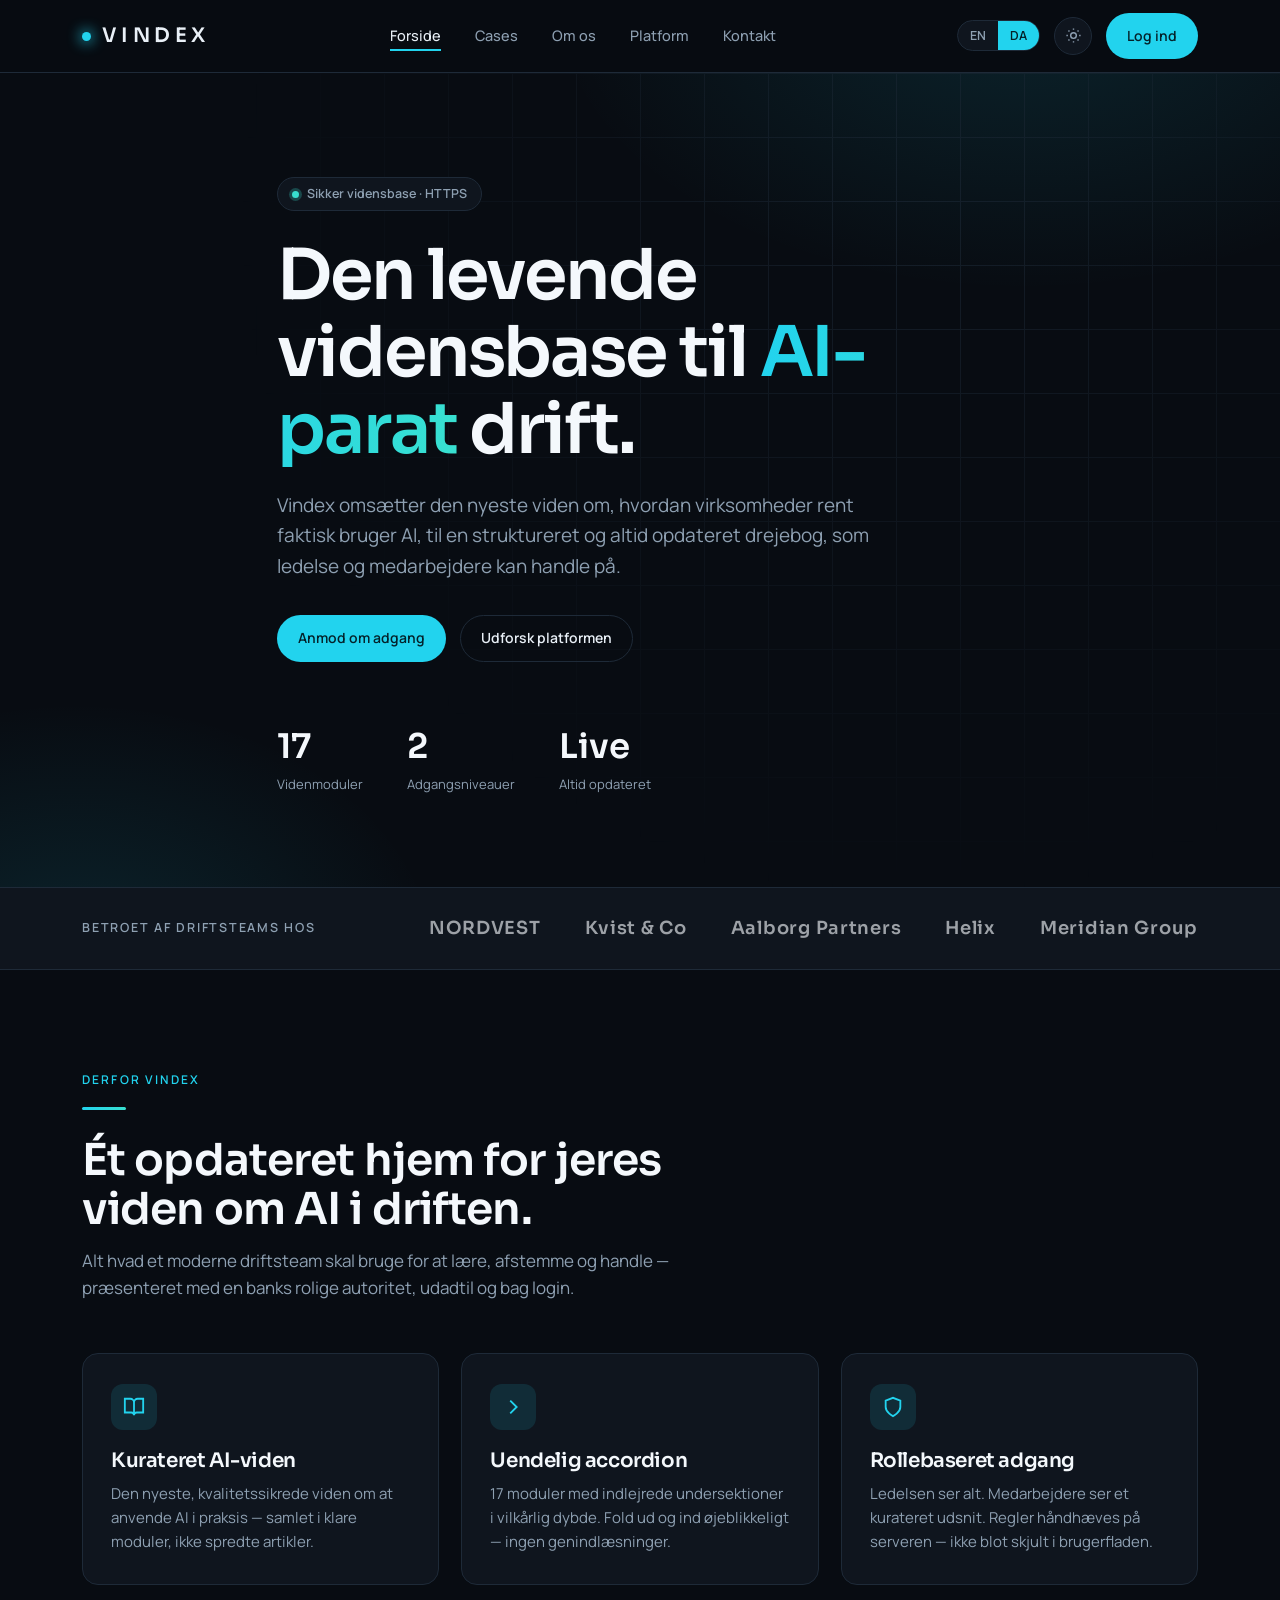
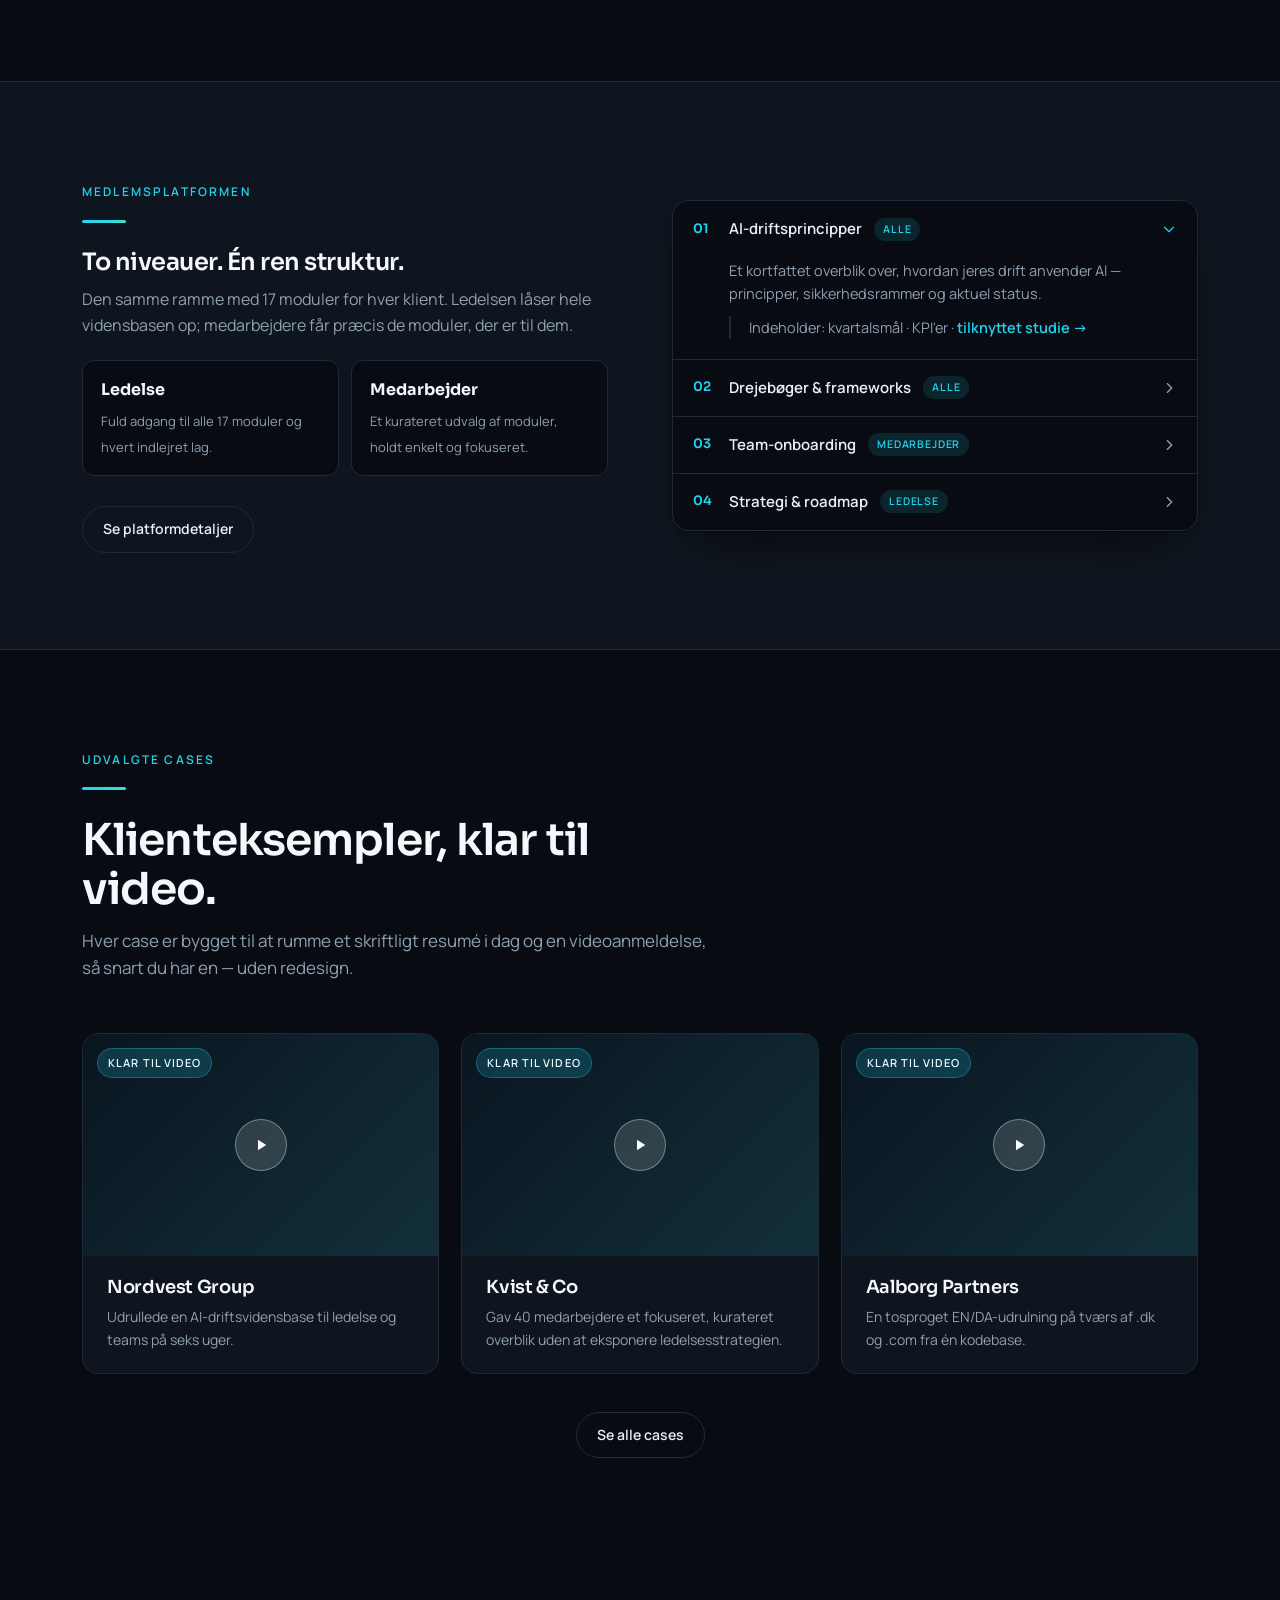
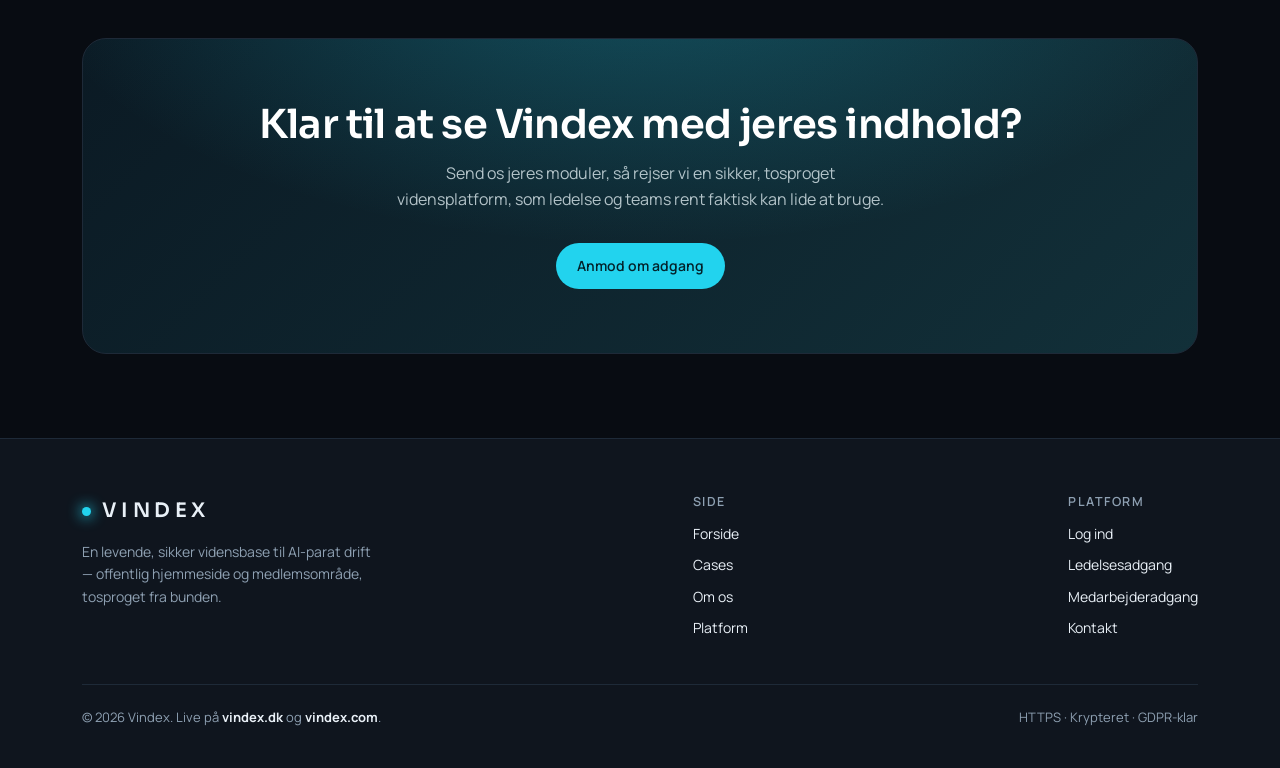
<file: index.html>
<!DOCTYPE html>
<html lang="en" data-theme="dark">
<head>
<meta charset="UTF-8">
<meta name="viewport" content="width=device-width, initial-scale=1.0">
<title>Vindex — The knowledge base for AI-ready operations</title>
<meta name="description" content="Vindex is a secure, bilingual operations education platform — the living knowledge base on how companies actually use AI.">
<link rel="preconnect" href="https://fonts.googleapis.com">
<link rel="preconnect" href="https://fonts.gstatic.com" crossorigin>
<link href="https://fonts.googleapis.com/css2?family=Sora:wght@400;500;600;700&family=Manrope:wght@400;500;600;700&display=swap" rel="stylesheet">
<link rel="stylesheet" href="assets/styles.css">
<script>try{document.documentElement.setAttribute('data-theme',localStorage.getItem('vindex-theme')||'dark');}catch(e){document.documentElement.setAttribute('data-theme','dark');}</script>
</head>
<body>

<header>
  <nav class="wrap">
    <a class="brand" href="index.html"><span class="dot"></span>VINDEX</a>
    <ul class="nav-links">
      <li><a href="index.html" class="active" data-en="Home" data-da="Forside">Home</a></li>
      <li><a href="cases.html" data-en="Cases" data-da="Cases">Cases</a></li>
      <li><a href="about.html" data-en="About" data-da="Om os">About</a></li>
      <li><a href="platform.html" data-en="Platform" data-da="Platform">Platform</a></li>
      <li><a href="contact.html" data-en="Contact" data-da="Kontakt">Contact</a></li>
    </ul>
    <div class="nav-right">
      <div class="toggle" id="lang"><button data-lang="en" class="on">EN</button><button data-lang="da">DA</button></div>
      <button class="icon-btn" id="theme" aria-label="Toggle theme"><svg width="17" height="17" viewBox="0 0 24 24" fill="none" stroke="currentColor" stroke-width="2" id="theme-ic"></svg></button>
      <a class="btn btn-primary" href="members/login.php" data-en="Member Login" data-da="Log ind">Member Login</a>
      <button class="hamburger" id="burger" aria-label="Menu"><svg width="20" height="20" viewBox="0 0 24 24" fill="none" stroke="currentColor" stroke-width="2"><path d="M3 6h18M3 12h18M3 18h18"/></svg></button>
    </div>
  </nav>
  <div class="mobile-menu" id="mobile-menu">
    <a href="index.html" data-en="Home" data-da="Forside">Home</a>
    <a href="cases.html" data-en="Cases" data-da="Cases">Cases</a>
    <a href="about.html" data-en="About" data-da="Om os">About</a>
    <a href="platform.html" data-en="Platform" data-da="Platform">Platform</a>
    <a href="contact.html" data-en="Contact" data-da="Kontakt">Contact</a>
  </div>
</header>

<section class="hero">
  <div class="grid-lines"></div>
  <div class="wrap hero-inner reveal">
    <span class="pill"><span class="live"></span><span data-en="Secure knowledge base · HTTPS" data-da="Sikker vidensbase · HTTPS">Secure knowledge base · HTTPS</span></span>
    <h1 class="title" data-en="The living knowledge base for <span class='grad'>AI-ready</span> operations." data-da="Den levende vidensbase til <span class='grad'>AI-parat</span> drift.">The living knowledge base for <span class="grad">AI-ready</span> operations.</h1>
    <p class="lede" data-en="Vindex turns the latest thinking on how companies actually use AI into a structured, always-current playbook your leadership and teams can act on." data-da="Vindex omsætter den nyeste viden om, hvordan virksomheder rent faktisk bruger AI, til en struktureret og altid opdateret drejebog, som ledelse og medarbejdere kan handle på.">Vindex turns the latest thinking on how companies actually use AI into a structured, always-current playbook your leadership and teams can act on.</p>
    <div class="hero-cta">
      <a class="btn btn-primary" href="contact.html" data-en="Request access" data-da="Anmod om adgang">Request access</a>
      <a class="btn btn-ghost" href="platform.html" data-en="Explore the platform" data-da="Udforsk platformen">Explore the platform</a>
    </div>
    <div class="hero-meta">
      <div><div class="n">17</div><div class="l" data-en="Knowledge modules" data-da="Videnmoduler">Knowledge modules</div></div>
      <div><div class="n">2</div><div class="l" data-en="Access tiers" data-da="Adgangsniveauer">Access tiers</div></div>
      <div><div class="n">Live</div><div class="l" data-en="Always up to date" data-da="Altid opdateret">Always up to date</div></div>
    </div>
  </div>
</section>

<div class="proof">
  <div class="wrap">
    <span class="lbl" data-en="Trusted by operations teams at" data-da="Betroet af driftsteams hos">Trusted by operations teams at</span>
    <div class="logos"><b>NORDVEST</b><b>Kvist &amp; Co</b><b>Aalborg Partners</b><b>Helix</b><b>Meridian Group</b></div>
  </div>
</div>

<section class="blk" id="about">
  <div class="wrap">
    <div class="sec-head reveal">
      <span class="eyebrow" data-en="Why Vindex" data-da="Derfor Vindex">Why Vindex</span>
      <div class="accent-rule"></div>
      <h2 data-en="One current home for your AI-in-operations knowledge." data-da="Ét opdateret hjem for jeres viden om AI i driften.">One current home for your AI-in-operations knowledge.</h2>
      <p data-en="Everything a modern operations team needs to learn, align and act — presented with the calm authority of a bank, public-facing and behind the login." data-da="Alt hvad et moderne driftsteam skal bruge for at lære, afstemme og handle — præsenteret med en banks rolige autoritet, udadtil og bag login.">Everything a modern operations team needs to learn, align and act — presented with the calm authority of a bank, public-facing and behind the login.</p>
    </div>
    <div class="cards">
      <div class="card reveal">
        <div class="ic"><svg width="22" height="22" viewBox="0 0 24 24" fill="none" stroke="currentColor" stroke-width="2"><path d="M2 3h6a4 4 0 0 1 4 4v14a3 3 0 0 0-3-3H2zM22 3h-6a4 4 0 0 0-4 4v14a3 3 0 0 1 3-3h7z"/></svg></div>
        <h3 data-en="Curated AI knowledge" data-da="Kurateret AI-viden">Curated AI knowledge</h3>
        <p data-en="The latest, vetted thinking on applying AI to real operations — distilled into clear modules, not scattered articles." data-da="Den nyeste, kvalitetssikrede viden om at anvende AI i praksis — samlet i klare moduler, ikke spredte artikler.">The latest, vetted thinking on applying AI to real operations — distilled into clear modules, not scattered articles.</p>
      </div>
      <div class="card reveal">
        <div class="ic"><svg width="22" height="22" viewBox="0 0 24 24" fill="none" stroke="currentColor" stroke-width="2"><path d="M9 5l7 7-7 7"/></svg></div>
        <h3 data-en="Infinite accordion" data-da="Uendelig accordion">Infinite accordion</h3>
        <p data-en="17 modules with nested subsections to any depth. Expand and collapse instantly — no page reloads, no clutter." data-da="17 moduler med indlejrede undersektioner i vilkårlig dybde. Fold ud og ind øjeblikkeligt — ingen genindlæsninger.">17 modules with nested subsections to any depth. Expand and collapse instantly — no page reloads, no clutter.</p>
      </div>
      <div class="card reveal">
        <div class="ic"><svg width="22" height="22" viewBox="0 0 24 24" fill="none" stroke="currentColor" stroke-width="2"><path d="M12 22s8-4 8-10V5l-8-3-8 3v7c0 6 8 10 8 10z"/></svg></div>
        <h3 data-en="Role-based access" data-da="Rollebaseret adgang">Role-based access</h3>
        <p data-en="Leadership sees everything. Employees see a curated view. Rules enforced on the server — never just hidden in the interface." data-da="Ledelsen ser alt. Medarbejdere ser et kurateret udsnit. Regler håndhæves på serveren — ikke blot skjult i brugerfladen.">Leadership sees everything. Employees see a curated view. Rules enforced on the server — never just hidden in the interface.</p>
      </div>
    </div>
  </div>
</section>

<section class="platform blk" id="platform">
  <div class="wrap split">
    <div class="reveal">
      <span class="eyebrow" data-en="The members platform" data-da="Medlemsplatformen">The members platform</span>
      <div class="accent-rule"></div>
      <h2 data-en="Two tiers. One clean structure." data-da="To niveauer. Én ren struktur.">Two tiers. One clean structure.</h2>
      <p style="color:var(--muted);font-size:16px;margin-top:12px" data-en="The same 17-module framework for every client. Leadership unlocks the full knowledge base; employees get exactly the modules meant for them." data-da="Den samme ramme med 17 moduler for hver klient. Ledelsen låser hele vidensbasen op; medarbejdere får præcis de moduler, der er til dem.">The same 17-module framework for every client. Leadership unlocks the full knowledge base; employees get exactly the modules meant for them.</p>
      <div class="tiers">
        <div class="tier"><b data-en="Leadership" data-da="Ledelse">Leadership</b><span data-en="Full access to all 17 modules and every nested layer." data-da="Fuld adgang til alle 17 moduler og hvert indlejret lag.">Full access to all 17 modules and every nested layer.</span></div>
        <div class="tier"><b data-en="Employee" data-da="Medarbejder">Employee</b><span data-en="A curated set of modules, kept simple and focused." data-da="Et kurateret udvalg af moduler, holdt enkelt og fokuseret.">A curated set of modules, kept simple and focused.</span></div>
      </div>
      <a class="btn btn-ghost" style="margin-top:22px" href="platform.html" data-en="See platform details" data-da="Se platformdetaljer">See platform details</a>
    </div>
    <div class="acc reveal">
      <div class="acc-item open">
        <div class="acc-head"><span class="idx">01</span><span data-en="AI operating principles" data-da="AI-driftsprincipper">AI operating principles</span><span class="lock" data-en="All" data-da="Alle">All</span><svg class="chev" width="16" height="16" viewBox="0 0 24 24" fill="none" stroke="currentColor" stroke-width="2"><path d="M9 5l7 7-7 7"/></svg></div>
        <div class="acc-body"><div class="inner"><span data-en="A concise overview of how your operation applies AI — principles, guardrails and current status." data-da="Et kortfattet overblik over, hvordan jeres drift anvender AI — principper, sikkerhedsrammer og aktuel status.">A concise overview of how your operation applies AI — principles, guardrails and current status.</span>
          <div class="sub" data-en="Includes: quarterly goals · KPIs · <a href='#'>linked study →</a>" data-da="Indeholder: kvartalsmål · KPI'er · <a href='#'>tilknyttet studie →</a>">Includes: quarterly goals · KPIs · <a href='#'>linked study →</a></div></div></div>
      </div>
      <div class="acc-item">
        <div class="acc-head"><span class="idx">02</span><span data-en="Playbooks &amp; frameworks" data-da="Drejebøger &amp; frameworks">Playbooks &amp; frameworks</span><span class="lock" data-en="All" data-da="Alle">All</span><svg class="chev" width="16" height="16" viewBox="0 0 24 24" fill="none" stroke="currentColor" stroke-width="2"><path d="M9 5l7 7-7 7"/></svg></div>
        <div class="acc-body"><div class="inner" data-en="Summaries and links to the frameworks and studies behind each recommendation." data-da="Resuméer og links til de frameworks og studier, der ligger bag hver anbefaling.">Summaries and links to the frameworks and studies behind each recommendation.</div></div>
      </div>
      <div class="acc-item">
        <div class="acc-head"><span class="idx">03</span><span data-en="Team onboarding" data-da="Team-onboarding">Team onboarding</span><span class="lock" data-en="Employee" data-da="Medarbejder">Employee</span><svg class="chev" width="16" height="16" viewBox="0 0 24 24" fill="none" stroke="currentColor" stroke-width="2"><path d="M9 5l7 7-7 7"/></svg></div>
        <div class="acc-body"><div class="inner" data-en="Day-to-day guidance curated for employees — clear, focused and easy to follow." data-da="Daglig vejledning kurateret til medarbejdere — klar, fokuseret og let at følge.">Day-to-day guidance curated for employees — clear, focused and easy to follow.</div></div>
      </div>
      <div class="acc-item">
        <div class="acc-head"><span class="idx">04</span><span data-en="Strategy &amp; roadmap" data-da="Strategi &amp; roadmap">Strategy &amp; roadmap</span><span class="lock" data-en="Leadership" data-da="Ledelse">Leadership</span><svg class="chev" width="16" height="16" viewBox="0 0 24 24" fill="none" stroke="currentColor" stroke-width="2"><path d="M9 5l7 7-7 7"/></svg></div>
        <div class="acc-body"><div class="inner" data-en="Confidential strategy visible to leadership only. Employees never see this module exists." data-da="Fortrolig strategi synlig kun for ledelsen. Medarbejdere ser aldrig, at dette modul findes.">Confidential strategy visible to leadership only. Employees never see this module exists.</div></div>
      </div>
    </div>
  </div>
</section>

<section class="blk" id="cases">
  <div class="wrap">
    <div class="sec-head reveal">
      <span class="eyebrow" data-en="Selected cases" data-da="Udvalgte cases">Selected cases</span>
      <div class="accent-rule"></div>
      <h2 data-en="Client examples, ready for video." data-da="Klienteksempler, klar til video.">Client examples, ready for video.</h2>
      <p data-en="Each case is built to hold a written summary today and a video review the moment you have one — no redesign needed." data-da="Hver case er bygget til at rumme et skriftligt resumé i dag og en videoanmeldelse, så snart du har en — uden redesign.">Each case is built to hold a written summary today and a video review the moment you have one — no redesign needed.</p>
    </div>
    <div class="case-grid">
      <div class="case reveal"><div class="media"><span class="tag" data-en="Video ready" data-da="Klar til video">Video ready</span><span class="play"><svg width="18" height="18" viewBox="0 0 24 24" fill="#fff"><path d="M8 5v14l11-7z"/></svg></span></div><div class="body"><h3>Nordvest Group</h3><p data-en="Rolled out an AI-operations knowledge base to leadership and teams in six weeks." data-da="Udrullede en AI-driftsvidensbase til ledelse og teams på seks uger.">Rolled out an AI-operations knowledge base to leadership and teams in six weeks.</p></div></div>
      <div class="case reveal"><div class="media"><span class="tag" data-en="Video ready" data-da="Klar til video">Video ready</span><span class="play"><svg width="18" height="18" viewBox="0 0 24 24" fill="#fff"><path d="M8 5v14l11-7z"/></svg></span></div><div class="body"><h3>Kvist &amp; Co</h3><p data-en="Gave 40 employees a focused, curated view without exposing leadership strategy." data-da="Gav 40 medarbejdere et fokuseret, kurateret overblik uden at eksponere ledelsesstrategien.">Gave 40 employees a focused, curated view without exposing leadership strategy.</p></div></div>
      <div class="case reveal"><div class="media"><span class="tag" data-en="Video ready" data-da="Klar til video">Video ready</span><span class="play"><svg width="18" height="18" viewBox="0 0 24 24" fill="#fff"><path d="M8 5v14l11-7z"/></svg></span></div><div class="body"><h3>Aalborg Partners</h3><p data-en="A bilingual EN/DA rollout across .dk and .com from a single codebase." data-da="En tosproget EN/DA-udrulning på tværs af .dk og .com fra én kodebase.">A bilingual EN/DA rollout across .dk and .com from a single codebase.</p></div></div>
    </div>
    <div class="center" style="margin-top:38px"><a class="btn btn-ghost" href="cases.html" data-en="View all cases" data-da="Se alle cases">View all cases</a></div>
  </div>
</section>

<section class="cta-band">
  <div class="wrap">
    <div class="cta-box reveal">
      <h2 data-en="Ready to see Vindex with your content?" data-da="Klar til at se Vindex med jeres indhold?">Ready to see Vindex with your content?</h2>
      <p data-en="Send us your modules and we'll stand up a secure, bilingual knowledge platform your leadership and teams will actually enjoy using." data-da="Send os jeres moduler, så rejser vi en sikker, tosproget vidensplatform, som ledelse og teams rent faktisk kan lide at bruge.">Send us your modules and we'll stand up a secure, bilingual knowledge platform your leadership and teams will actually enjoy using.</p>
      <a class="btn btn-white" href="contact.html" data-en="Request access" data-da="Anmod om adgang">Request access</a>
    </div>
  </div>
</section>

<footer>
  <div class="wrap">
    <div class="foot-grid">
      <div class="foot-brand">
        <a class="brand" href="index.html"><span class="dot"></span>VINDEX</a>
        <p data-en="A living, secure knowledge base for AI-ready operations — public website and members area, bilingual by design." data-da="En levende, sikker vidensbase til AI-parat drift — offentlig hjemmeside og medlemsområde, tosproget fra bunden.">A living, secure knowledge base for AI-ready operations — public website and members area, bilingual by design.</p>
      </div>
      <div class="foot-col"><h4 data-en="Site" data-da="Side">Site</h4>
        <a href="index.html" data-en="Home" data-da="Forside">Home</a>
        <a href="cases.html" data-en="Cases" data-da="Cases">Cases</a>
        <a href="about.html" data-en="About" data-da="Om os">About</a>
        <a href="platform.html" data-en="Platform" data-da="Platform">Platform</a></div>
      <div class="foot-col"><h4 data-en="Platform" data-da="Platform">Platform</h4>
        <a href="members/login.php" data-en="Member login" data-da="Log ind">Member login</a>
        <a href="platform.html" data-en="Leadership access" data-da="Ledelsesadgang">Leadership access</a>
        <a href="platform.html" data-en="Employee access" data-da="Medarbejderadgang">Employee access</a>
        <a href="contact.html" data-en="Contact" data-da="Kontakt">Contact</a></div>
    </div>
    <div class="foot-bot">
      <span class="domains" data-en="© 2026 Vindex. Live on <b>vindex.dk</b> and <b>vindex.com</b>." data-da="© 2026 Vindex. Live på <b>vindex.dk</b> og <b>vindex.com</b>.">© 2026 Vindex. Live on <b>vindex.dk</b> and <b>vindex.com</b>.</span>
      <span data-en="HTTPS · Encrypted · GDPR-ready" data-da="HTTPS · Krypteret · GDPR-klar">HTTPS · Encrypted · GDPR-ready</span>
    </div>
  </div>
</footer>
<script src="assets/main.js"></script>
</body>
</html>
</file>
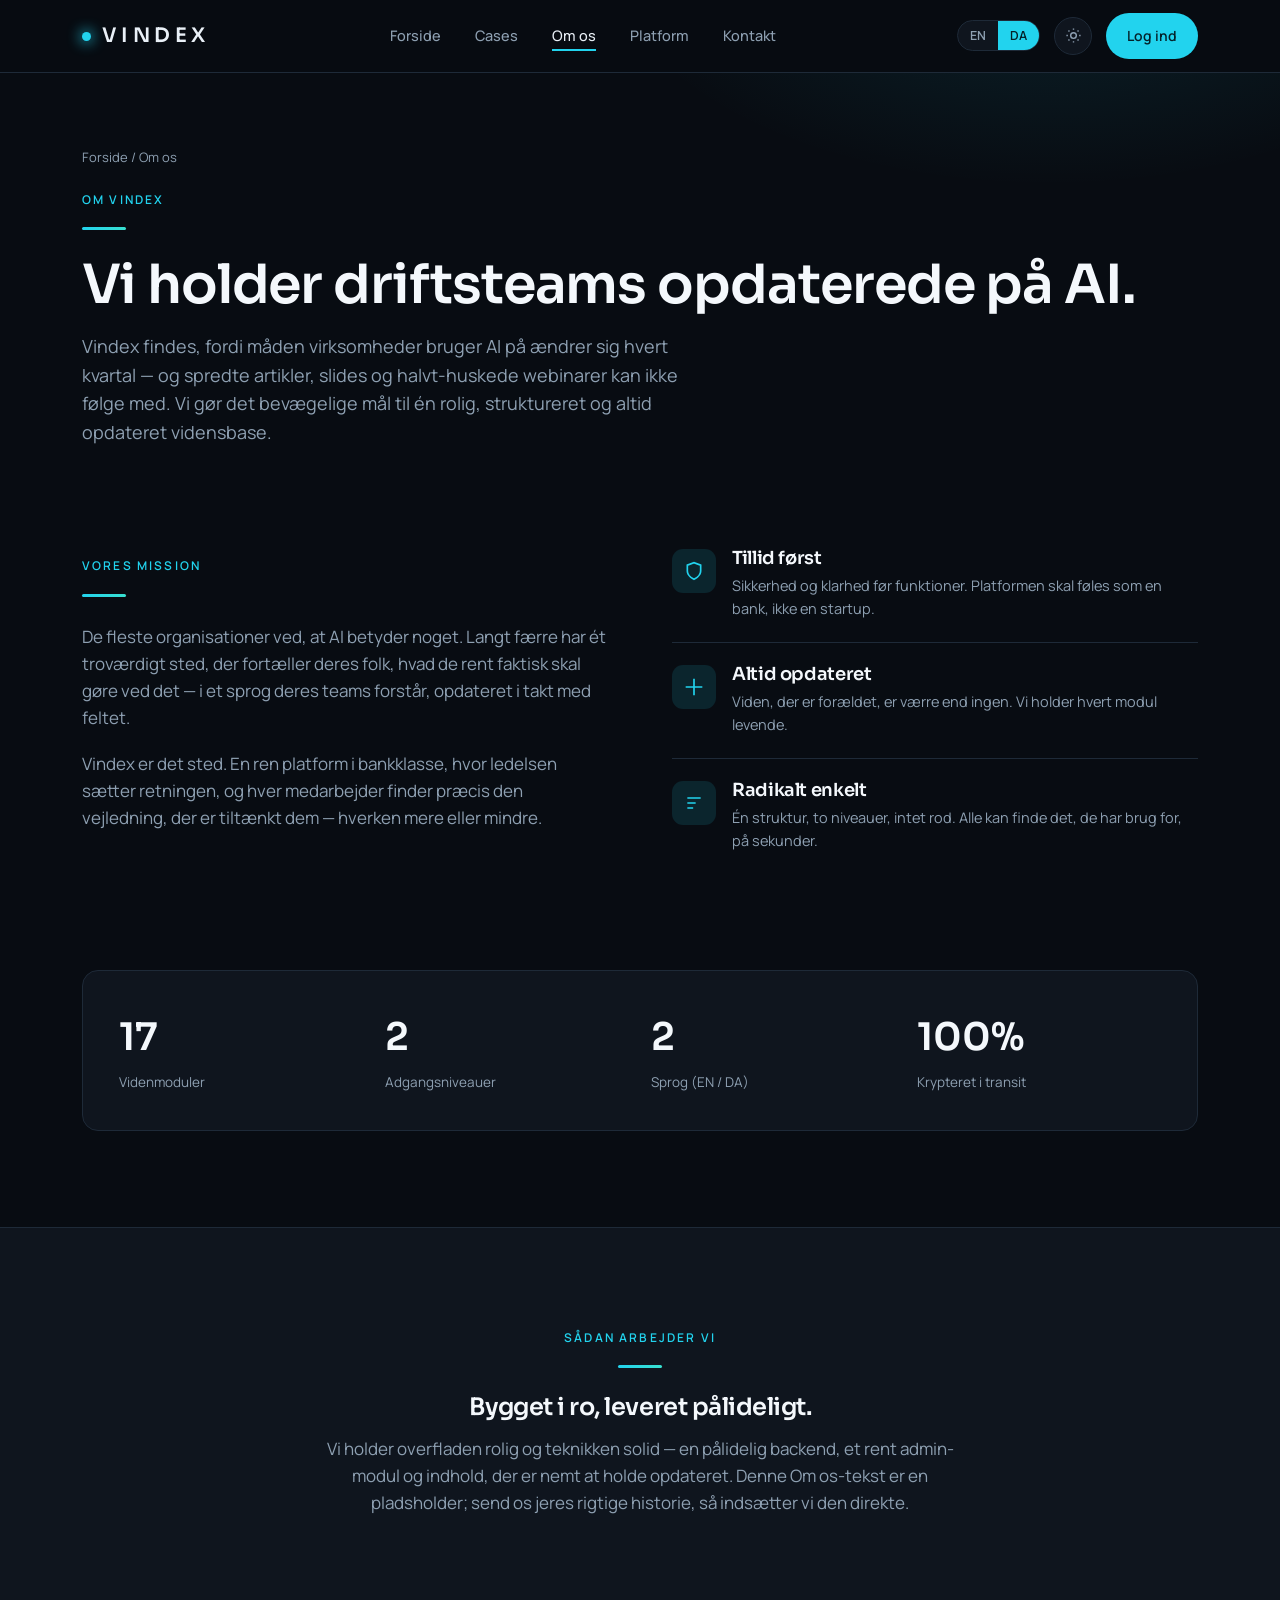
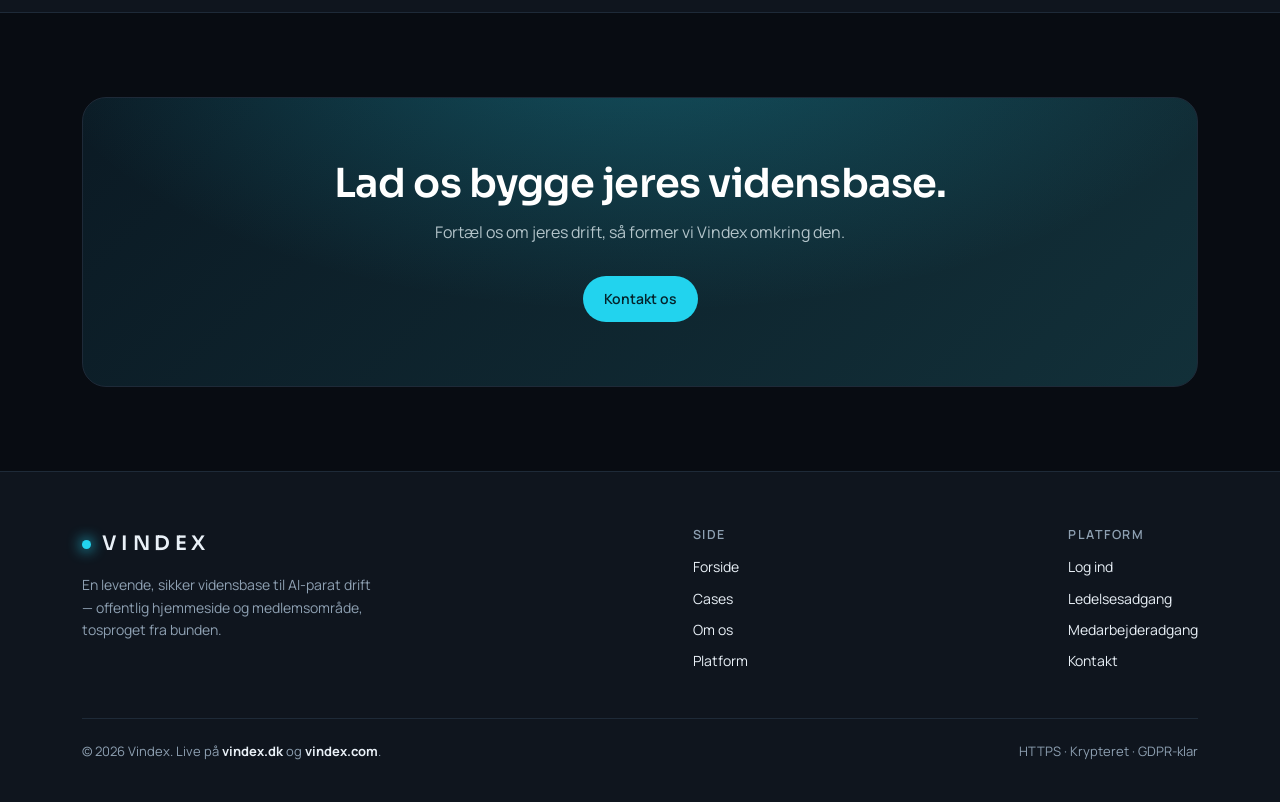
<file: about.html>
<!DOCTYPE html>
<html lang="en" data-theme="dark">
<head>
<meta charset="UTF-8">
<meta name="viewport" content="width=device-width, initial-scale=1.0">
<title>Vindex — About</title>
<meta name="description" content="About Vindex — an operations education platform built to keep companies current on how to use AI.">
<link rel="preconnect" href="https://fonts.googleapis.com">
<link rel="preconnect" href="https://fonts.gstatic.com" crossorigin>
<link href="https://fonts.googleapis.com/css2?family=Sora:wght@400;500;600;700&family=Manrope:wght@400;500;600;700&display=swap" rel="stylesheet">
<link rel="stylesheet" href="assets/styles.css">
<script>try{document.documentElement.setAttribute('data-theme',localStorage.getItem('vindex-theme')||'dark');}catch(e){document.documentElement.setAttribute('data-theme','dark');}</script>
</head>
<body>

<header>
  <nav class="wrap">
    <a class="brand" href="index.html"><span class="dot"></span>VINDEX</a>
    <ul class="nav-links">
      <li><a href="index.html" data-en="Home" data-da="Forside">Home</a></li>
      <li><a href="cases.html" data-en="Cases" data-da="Cases">Cases</a></li>
      <li><a href="about.html" class="active" data-en="About" data-da="Om os">About</a></li>
      <li><a href="platform.html" data-en="Platform" data-da="Platform">Platform</a></li>
      <li><a href="contact.html" data-en="Contact" data-da="Kontakt">Contact</a></li>
    </ul>
    <div class="nav-right">
      <div class="toggle" id="lang"><button data-lang="en" class="on">EN</button><button data-lang="da">DA</button></div>
      <button class="icon-btn" id="theme" aria-label="Toggle theme"><svg width="17" height="17" viewBox="0 0 24 24" fill="none" stroke="currentColor" stroke-width="2" id="theme-ic"></svg></button>
      <a class="btn btn-primary" href="members/login.php" data-en="Member Login" data-da="Log ind">Member Login</a>
      <button class="hamburger" id="burger" aria-label="Menu"><svg width="20" height="20" viewBox="0 0 24 24" fill="none" stroke="currentColor" stroke-width="2"><path d="M3 6h18M3 12h18M3 18h18"/></svg></button>
    </div>
  </nav>
  <div class="mobile-menu" id="mobile-menu">
    <a href="index.html" data-en="Home" data-da="Forside">Home</a>
    <a href="cases.html" data-en="Cases" data-da="Cases">Cases</a>
    <a href="about.html" data-en="About" data-da="Om os">About</a>
    <a href="platform.html" data-en="Platform" data-da="Platform">Platform</a>
    <a href="contact.html" data-en="Contact" data-da="Kontakt">Contact</a>
  </div>
</header>

<section class="page-hero">
  <div class="wrap reveal">
    <div class="breadcrumb"><a href="index.html" data-en="Home" data-da="Forside">Home</a> / <span data-en="About" data-da="Om os">About</span></div>
    <span class="eyebrow" data-en="About Vindex" data-da="Om Vindex">About Vindex</span>
    <div class="accent-rule"></div>
    <h1 data-en="We keep operations teams current on AI." data-da="Vi holder driftsteams opdaterede på AI.">We keep operations teams current on AI.</h1>
    <p data-en="Vindex exists because the way companies use AI changes every quarter — and scattered articles, slide decks and half-remembered webinars can't keep up. We turn that moving target into one calm, structured, always-current knowledge base." data-da="Vindex findes, fordi måden virksomheder bruger AI på ændrer sig hvert kvartal — og spredte artikler, slides og halvt-huskede webinarer kan ikke følge med. Vi gør det bevægelige mål til én rolig, struktureret og altid opdateret vidensbase.">Vindex exists because the way companies use AI changes every quarter — and scattered articles, slide decks and half-remembered webinars can't keep up. We turn that moving target into one calm, structured, always-current knowledge base.</p>
  </div>
</section>

<section class="blk" style="padding-top:40px">
  <div class="wrap split">
    <div class="reveal">
      <span class="eyebrow" data-en="Our mission" data-da="Vores mission">Our mission</span>
      <div class="accent-rule"></div>
      <div class="prose">
        <p data-en="Most organisations know AI matters. Far fewer have a single, trusted place that tells their people what to actually do about it — in language their teams understand, updated as the field moves." data-da="De fleste organisationer ved, at AI betyder noget. Langt færre har ét troværdigt sted, der fortæller deres folk, hvad de rent faktisk skal gøre ved det — i et sprog deres teams forstår, opdateret i takt med feltet.">Most organisations know AI matters. Far fewer have a single, trusted place that tells their people what to actually do about it — in language their teams understand, updated as the field moves.</p>
        <p data-en="Vindex is that place. A sterile, bank-grade platform where leadership sets the direction and every employee finds exactly the guidance meant for them — nothing more, nothing less." data-da="Vindex er det sted. En ren platform i bankklasse, hvor ledelsen sætter retningen, og hver medarbejder finder præcis den vejledning, der er tiltænkt dem — hverken mere eller mindre.">Vindex is that place. A sterile, bank-grade platform where leadership sets the direction and every employee finds exactly the guidance meant for them — nothing more, nothing less.</p>
      </div>
    </div>
    <div class="reveal">
      <div class="value-row"><div class="vic"><svg width="20" height="20" viewBox="0 0 24 24" fill="none" stroke="currentColor" stroke-width="2"><path d="M12 22s8-4 8-10V5l-8-3-8 3v7c0 6 8 10 8 10z"/></svg></div><div><h3 data-en="Trust first" data-da="Tillid først">Trust first</h3><p data-en="Security and clarity before features. The platform should feel like a bank, not a startup." data-da="Sikkerhed og klarhed før funktioner. Platformen skal føles som en bank, ikke en startup.">Security and clarity before features. The platform should feel like a bank, not a startup.</p></div></div>
      <div class="value-row"><div class="vic"><svg width="20" height="20" viewBox="0 0 24 24" fill="none" stroke="currentColor" stroke-width="2"><path d="M12 2v20M2 12h20"/></svg></div><div><h3 data-en="Always current" data-da="Altid opdateret">Always current</h3><p data-en="Knowledge that's out of date is worse than none. We keep every module living." data-da="Viden, der er forældet, er værre end ingen. Vi holder hvert modul levende.">Knowledge that's out of date is worse than none. We keep every module living.</p></div></div>
      <div class="value-row"><div class="vic"><svg width="20" height="20" viewBox="0 0 24 24" fill="none" stroke="currentColor" stroke-width="2"><path d="M4 6h16M4 12h10M4 18h7"/></svg></div><div><h3 data-en="Radically simple" data-da="Radikalt enkelt">Radically simple</h3><p data-en="One structure, two tiers, no clutter. Anyone can find what they need in seconds." data-da="Én struktur, to niveauer, intet rod. Alle kan finde det, de har brug for, på sekunder.">One structure, two tiers, no clutter. Anyone can find what they need in seconds.</p></div></div>
    </div>
  </div>
</section>

<section class="blk" style="padding-top:0">
  <div class="wrap reveal">
    <div class="stat-band">
      <div><div class="n">17</div><div class="l" data-en="Knowledge modules" data-da="Videnmoduler">Knowledge modules</div></div>
      <div><div class="n">2</div><div class="l" data-en="Access tiers" data-da="Adgangsniveauer">Access tiers</div></div>
      <div><div class="n">2</div><div class="l" data-en="Languages (EN / DA)" data-da="Sprog (EN / DA)">Languages (EN / DA)</div></div>
      <div><div class="n">100%</div><div class="l" data-en="Encrypted in transit" data-da="Krypteret i transit">Encrypted in transit</div></div>
    </div>
  </div>
</section>

<section class="platform blk">
  <div class="wrap center" style="max-width:720px;margin:0 auto">
    <span class="eyebrow" data-en="How we work" data-da="Sådan arbejder vi">How we work</span>
    <div class="accent-rule" style="margin-left:auto;margin-right:auto"></div>
    <h2 data-en="Built quietly, delivered reliably." data-da="Bygget i ro, leveret pålideligt.">Built quietly, delivered reliably.</h2>
    <p style="color:var(--muted);font-size:17px;margin-top:14px" data-en="We keep the surface calm and the engineering solid — a dependable backend, a clean admin, and content that's genuinely easy to keep up to date. This About text is placeholder for now; send us your real story and we'll drop it straight in." data-da="Vi holder overfladen rolig og teknikken solid — en pålidelig backend, et rent admin-modul og indhold, der er nemt at holde opdateret. Denne Om os-tekst er en pladsholder; send os jeres rigtige historie, så indsætter vi den direkte.">We keep the surface calm and the engineering solid — a dependable backend, a clean admin, and content that's genuinely easy to keep up to date. This About text is placeholder for now; send us your real story and we'll drop it straight in.</p>
  </div>
</section>

<section class="cta-band">
  <div class="wrap"><div class="cta-box reveal">
    <h2 data-en="Let's build your knowledge base." data-da="Lad os bygge jeres vidensbase.">Let's build your knowledge base.</h2>
    <p data-en="Tell us about your operation and we'll shape Vindex around it." data-da="Fortæl os om jeres drift, så former vi Vindex omkring den.">Tell us about your operation and we'll shape Vindex around it.</p>
    <a class="btn btn-white" href="contact.html" data-en="Get in touch" data-da="Kontakt os">Get in touch</a>
  </div></div>
</section>

<footer>
  <div class="wrap">
    <div class="foot-grid">
      <div class="foot-brand"><a class="brand" href="index.html"><span class="dot"></span>VINDEX</a>
        <p data-en="A living, secure knowledge base for AI-ready operations — public website and members area, bilingual by design." data-da="En levende, sikker vidensbase til AI-parat drift — offentlig hjemmeside og medlemsområde, tosproget fra bunden.">A living, secure knowledge base for AI-ready operations — public website and members area, bilingual by design.</p></div>
      <div class="foot-col"><h4 data-en="Site" data-da="Side">Site</h4>
        <a href="index.html" data-en="Home" data-da="Forside">Home</a><a href="cases.html" data-en="Cases" data-da="Cases">Cases</a><a href="about.html" data-en="About" data-da="Om os">About</a><a href="platform.html" data-en="Platform" data-da="Platform">Platform</a></div>
      <div class="foot-col"><h4 data-en="Platform" data-da="Platform">Platform</h4>
        <a href="members/login.php" data-en="Member login" data-da="Log ind">Member login</a><a href="platform.html" data-en="Leadership access" data-da="Ledelsesadgang">Leadership access</a><a href="platform.html" data-en="Employee access" data-da="Medarbejderadgang">Employee access</a><a href="contact.html" data-en="Contact" data-da="Kontakt">Contact</a></div>
    </div>
    <div class="foot-bot">
      <span class="domains" data-en="© 2026 Vindex. Live on <b>vindex.dk</b> and <b>vindex.com</b>." data-da="© 2026 Vindex. Live på <b>vindex.dk</b> og <b>vindex.com</b>.">© 2026 Vindex. Live on <b>vindex.dk</b> and <b>vindex.com</b>.</span>
      <span data-en="HTTPS · Encrypted · GDPR-ready" data-da="HTTPS · Krypteret · GDPR-klar">HTTPS · Encrypted · GDPR-ready</span>
    </div>
  </div>
</footer>
<script src="assets/main.js"></script>
</body>
</html>
</file>
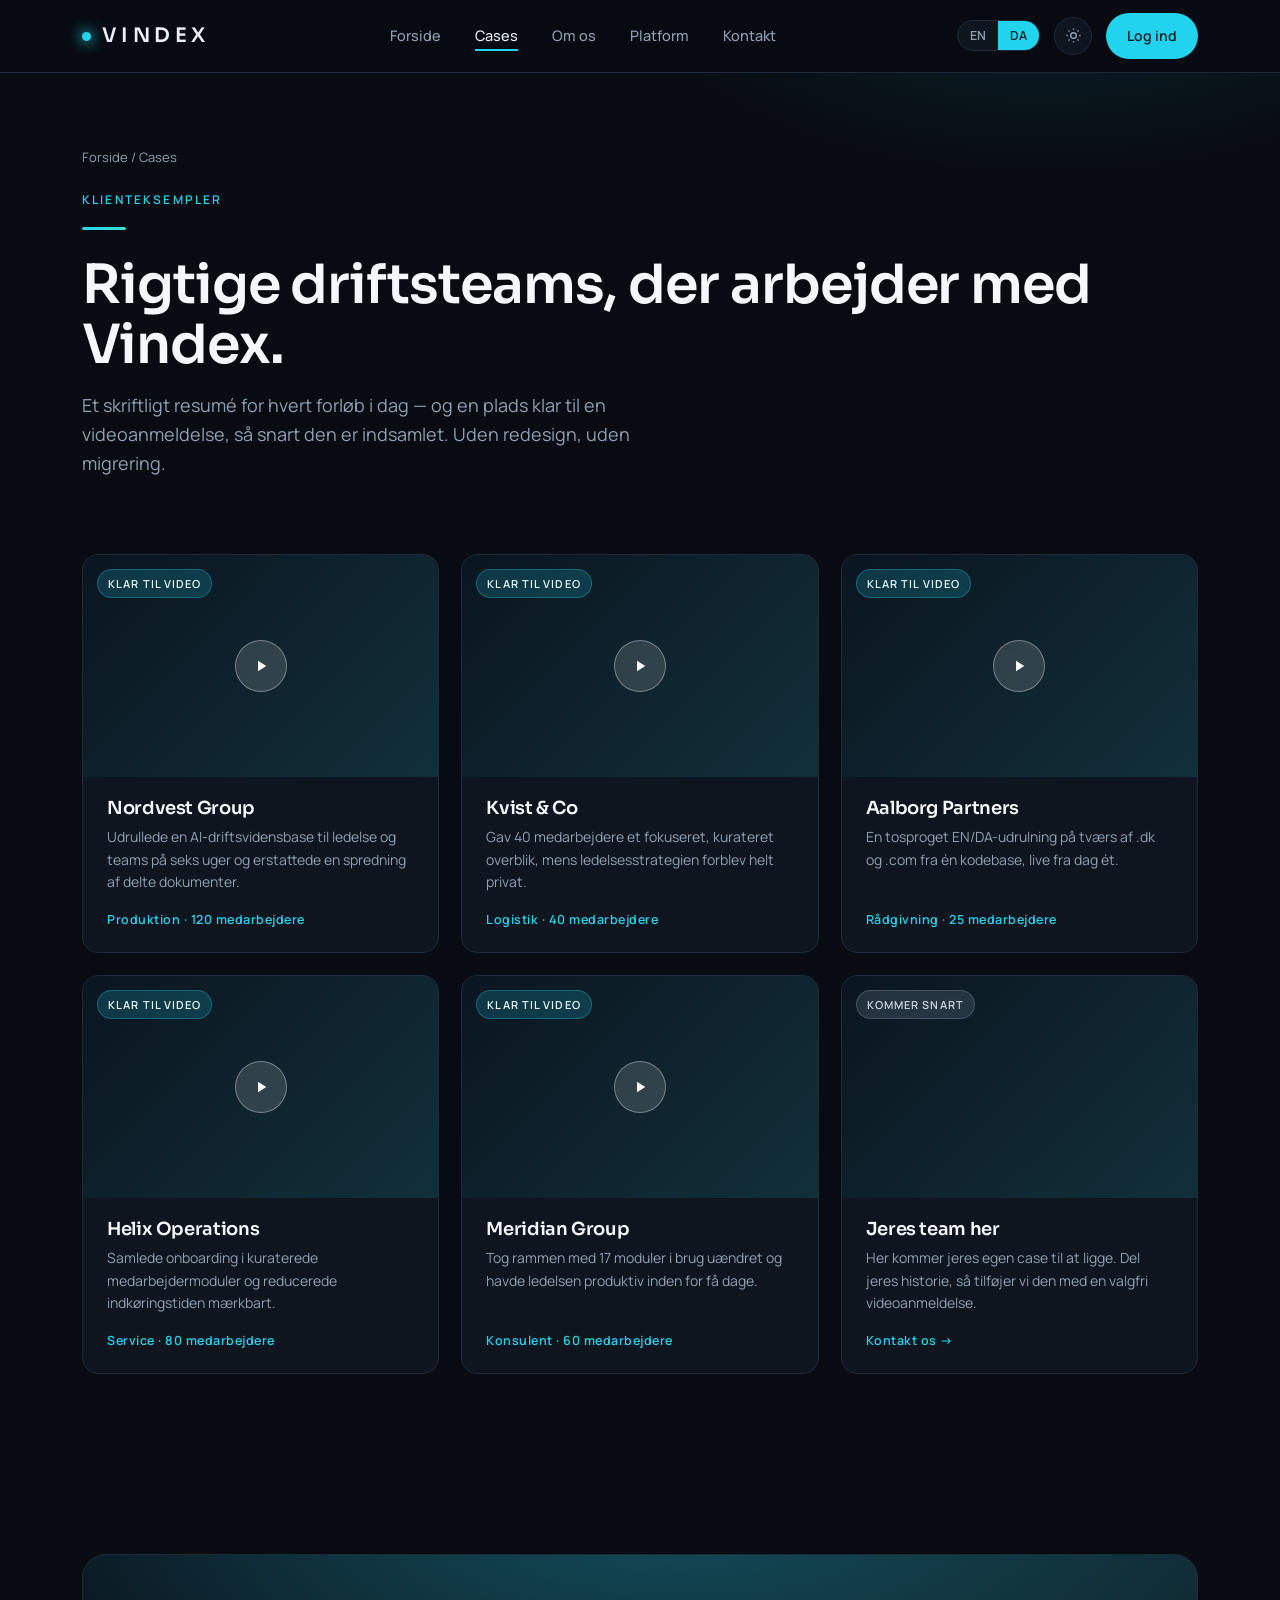
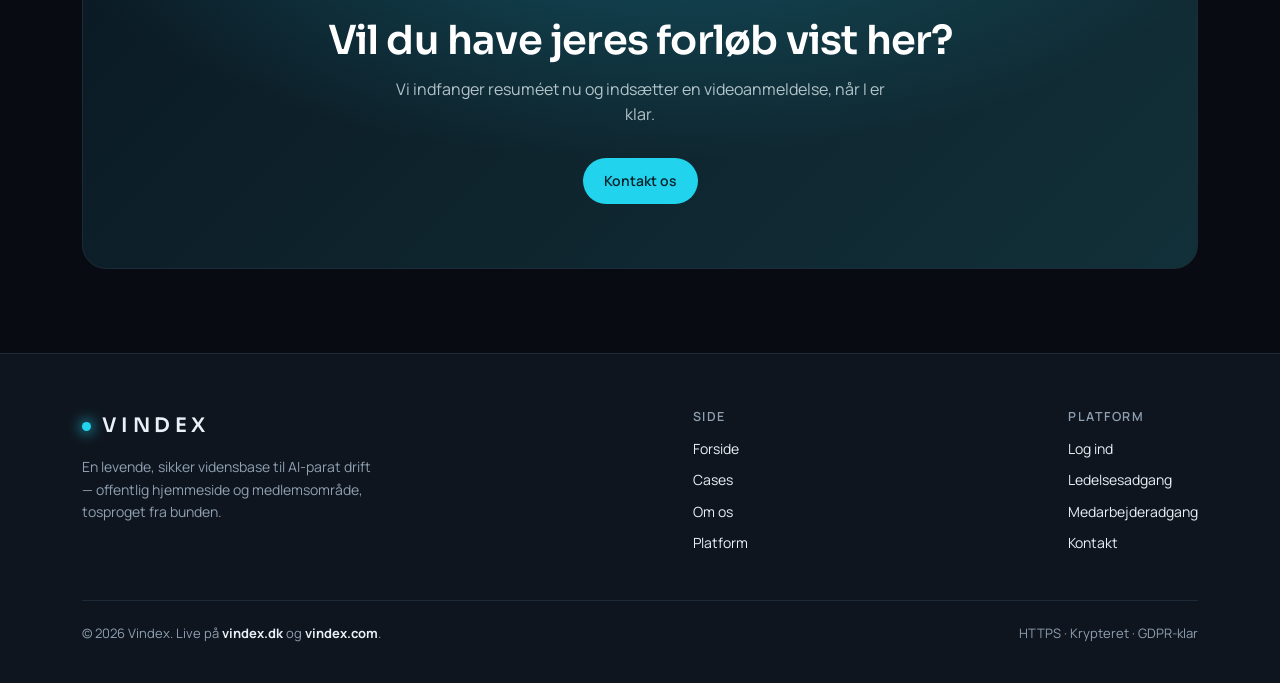
<file: cases.html>
<!DOCTYPE html>
<html lang="en" data-theme="dark">
<head>
<meta charset="UTF-8">
<meta name="viewport" content="width=device-width, initial-scale=1.0">
<title>Vindex — Cases</title>
<meta name="description" content="Client examples of Vindex in action — built to hold written summaries today and video reviews as they are gathered.">
<link rel="preconnect" href="https://fonts.googleapis.com">
<link rel="preconnect" href="https://fonts.gstatic.com" crossorigin>
<link href="https://fonts.googleapis.com/css2?family=Sora:wght@400;500;600;700&family=Manrope:wght@400;500;600;700&display=swap" rel="stylesheet">
<link rel="stylesheet" href="assets/styles.css">
<script>try{document.documentElement.setAttribute('data-theme',localStorage.getItem('vindex-theme')||'dark');}catch(e){document.documentElement.setAttribute('data-theme','dark');}</script>
</head>
<body>

<header>
  <nav class="wrap">
    <a class="brand" href="index.html"><span class="dot"></span>VINDEX</a>
    <ul class="nav-links">
      <li><a href="index.html" data-en="Home" data-da="Forside">Home</a></li>
      <li><a href="cases.html" class="active" data-en="Cases" data-da="Cases">Cases</a></li>
      <li><a href="about.html" data-en="About" data-da="Om os">About</a></li>
      <li><a href="platform.html" data-en="Platform" data-da="Platform">Platform</a></li>
      <li><a href="contact.html" data-en="Contact" data-da="Kontakt">Contact</a></li>
    </ul>
    <div class="nav-right">
      <div class="toggle" id="lang"><button data-lang="en" class="on">EN</button><button data-lang="da">DA</button></div>
      <button class="icon-btn" id="theme" aria-label="Toggle theme"><svg width="17" height="17" viewBox="0 0 24 24" fill="none" stroke="currentColor" stroke-width="2" id="theme-ic"></svg></button>
      <a class="btn btn-primary" href="members/login.php" data-en="Member Login" data-da="Log ind">Member Login</a>
      <button class="hamburger" id="burger" aria-label="Menu"><svg width="20" height="20" viewBox="0 0 24 24" fill="none" stroke="currentColor" stroke-width="2"><path d="M3 6h18M3 12h18M3 18h18"/></svg></button>
    </div>
  </nav>
  <div class="mobile-menu" id="mobile-menu">
    <a href="index.html" data-en="Home" data-da="Forside">Home</a>
    <a href="cases.html" data-en="Cases" data-da="Cases">Cases</a>
    <a href="about.html" data-en="About" data-da="Om os">About</a>
    <a href="platform.html" data-en="Platform" data-da="Platform">Platform</a>
    <a href="contact.html" data-en="Contact" data-da="Kontakt">Contact</a>
  </div>
</header>

<section class="page-hero">
  <div class="wrap reveal">
    <div class="breadcrumb"><a href="index.html" data-en="Home" data-da="Forside">Home</a> / <span data-en="Cases" data-da="Cases">Cases</span></div>
    <span class="eyebrow" data-en="Client examples" data-da="Klienteksempler">Client examples</span>
    <div class="accent-rule"></div>
    <h1 data-en="Real operations teams, working with Vindex." data-da="Rigtige driftsteams, der arbejder med Vindex.">Real operations teams, working with Vindex.</h1>
    <p data-en="A written summary for every engagement today — and a slot ready for a video review the moment it's gathered. No redesign, no migration." data-da="Et skriftligt resumé for hvert forløb i dag — og en plads klar til en videoanmeldelse, så snart den er indsamlet. Uden redesign, uden migrering.">A written summary for every engagement today — and a slot ready for a video review the moment it's gathered. No redesign, no migration.</p>
  </div>
</section>

<section class="blk" style="padding-top:36px">
  <div class="wrap">
    <div class="case-grid">
      <div class="case reveal"><div class="media"><span class="tag" data-en="Video ready" data-da="Klar til video">Video ready</span><span class="play"><svg width="18" height="18" viewBox="0 0 24 24" fill="#fff"><path d="M8 5v14l11-7z"/></svg></span></div><div class="body"><h3>Nordvest Group</h3><p data-en="Rolled out an AI-operations knowledge base to leadership and teams in six weeks, replacing a scatter of shared docs." data-da="Udrullede en AI-driftsvidensbase til ledelse og teams på seks uger og erstattede en spredning af delte dokumenter.">Rolled out an AI-operations knowledge base to leadership and teams in six weeks, replacing a scatter of shared docs.</p><div class="meta" data-en="Manufacturing · 120 employees" data-da="Produktion · 120 medarbejdere">Manufacturing · 120 employees</div></div></div>
      <div class="case reveal"><div class="media"><span class="tag" data-en="Video ready" data-da="Klar til video">Video ready</span><span class="play"><svg width="18" height="18" viewBox="0 0 24 24" fill="#fff"><path d="M8 5v14l11-7z"/></svg></span></div><div class="body"><h3>Kvist &amp; Co</h3><p data-en="Gave 40 employees a focused, curated view while keeping leadership strategy fully private." data-da="Gav 40 medarbejdere et fokuseret, kurateret overblik, mens ledelsesstrategien forblev helt privat.">Gave 40 employees a focused, curated view while keeping leadership strategy fully private.</p><div class="meta" data-en="Logistics · 40 employees" data-da="Logistik · 40 medarbejdere">Logistics · 40 employees</div></div></div>
      <div class="case reveal"><div class="media"><span class="tag" data-en="Video ready" data-da="Klar til video">Video ready</span><span class="play"><svg width="18" height="18" viewBox="0 0 24 24" fill="#fff"><path d="M8 5v14l11-7z"/></svg></span></div><div class="body"><h3>Aalborg Partners</h3><p data-en="A bilingual EN/DA rollout across .dk and .com from a single codebase, live on day one." data-da="En tosproget EN/DA-udrulning på tværs af .dk og .com fra én kodebase, live fra dag ét.">A bilingual EN/DA rollout across .dk and .com from a single codebase, live on day one.</p><div class="meta" data-en="Advisory · 25 employees" data-da="Rådgivning · 25 medarbejdere">Advisory · 25 employees</div></div></div>
      <div class="case reveal"><div class="media"><span class="tag" data-en="Video ready" data-da="Klar til video">Video ready</span><span class="play"><svg width="18" height="18" viewBox="0 0 24 24" fill="#fff"><path d="M8 5v14l11-7z"/></svg></span></div><div class="body"><h3>Helix Operations</h3><p data-en="Consolidated onboarding into curated employee modules, cutting ramp-up time noticeably." data-da="Samlede onboarding i kuraterede medarbejdermoduler og reducerede indkøringstiden mærkbart.">Consolidated onboarding into curated employee modules, cutting ramp-up time noticeably.</p><div class="meta" data-en="Services · 80 employees" data-da="Service · 80 medarbejdere">Services · 80 employees</div></div></div>
      <div class="case reveal"><div class="media"><span class="tag" data-en="Video ready" data-da="Klar til video">Video ready</span><span class="play"><svg width="18" height="18" viewBox="0 0 24 24" fill="#fff"><path d="M8 5v14l11-7z"/></svg></span></div><div class="body"><h3>Meridian Group</h3><p data-en="Adopted the 17-module framework unchanged and had leadership productive within days." data-da="Tog rammen med 17 moduler i brug uændret og havde ledelsen produktiv inden for få dage.">Adopted the 17-module framework unchanged and had leadership productive within days.</p><div class="meta" data-en="Consulting · 60 employees" data-da="Konsulent · 60 medarbejdere">Consulting · 60 employees</div></div></div>
      <div class="case reveal"><div class="media"><span class="tag" style="background:rgba(142,160,178,.2);border-color:rgba(142,160,178,.3);color:#cdd8e2" data-en="Coming soon" data-da="Kommer snart">Coming soon</span></div><div class="body"><h3 data-en="Your team here" data-da="Jeres team her">Your team here</h3><p data-en="This is where your own case will sit. Share your story and we'll add it with an optional video review." data-da="Her kommer jeres egen case til at ligge. Del jeres historie, så tilføjer vi den med en valgfri videoanmeldelse.">This is where your own case will sit. Share your story and we'll add it with an optional video review.</p><div class="meta"><a href="contact.html" data-en="Get in touch →" data-da="Kontakt os →">Get in touch →</a></div></div></div>
    </div>
  </div>
</section>

<section class="cta-band">
  <div class="wrap"><div class="cta-box reveal">
    <h2 data-en="Want your engagement featured here?" data-da="Vil du have jeres forløb vist her?">Want your engagement featured here?</h2>
    <p data-en="We'll capture the summary now and drop in a video review whenever you're ready." data-da="Vi indfanger resuméet nu og indsætter en videoanmeldelse, når I er klar.">We'll capture the summary now and drop in a video review whenever you're ready.</p>
    <a class="btn btn-white" href="contact.html" data-en="Talk to us" data-da="Kontakt os">Talk to us</a>
  </div></div>
</section>

<footer>
  <div class="wrap">
    <div class="foot-grid">
      <div class="foot-brand"><a class="brand" href="index.html"><span class="dot"></span>VINDEX</a>
        <p data-en="A living, secure knowledge base for AI-ready operations — public website and members area, bilingual by design." data-da="En levende, sikker vidensbase til AI-parat drift — offentlig hjemmeside og medlemsområde, tosproget fra bunden.">A living, secure knowledge base for AI-ready operations — public website and members area, bilingual by design.</p></div>
      <div class="foot-col"><h4 data-en="Site" data-da="Side">Site</h4>
        <a href="index.html" data-en="Home" data-da="Forside">Home</a><a href="cases.html" data-en="Cases" data-da="Cases">Cases</a><a href="about.html" data-en="About" data-da="Om os">About</a><a href="platform.html" data-en="Platform" data-da="Platform">Platform</a></div>
      <div class="foot-col"><h4 data-en="Platform" data-da="Platform">Platform</h4>
        <a href="members/login.php" data-en="Member login" data-da="Log ind">Member login</a><a href="platform.html" data-en="Leadership access" data-da="Ledelsesadgang">Leadership access</a><a href="platform.html" data-en="Employee access" data-da="Medarbejderadgang">Employee access</a><a href="contact.html" data-en="Contact" data-da="Kontakt">Contact</a></div>
    </div>
    <div class="foot-bot">
      <span class="domains" data-en="© 2026 Vindex. Live on <b>vindex.dk</b> and <b>vindex.com</b>." data-da="© 2026 Vindex. Live på <b>vindex.dk</b> og <b>vindex.com</b>.">© 2026 Vindex. Live on <b>vindex.dk</b> and <b>vindex.com</b>.</span>
      <span data-en="HTTPS · Encrypted · GDPR-ready" data-da="HTTPS · Krypteret · GDPR-klar">HTTPS · Encrypted · GDPR-ready</span>
    </div>
  </div>
</footer>
<script src="assets/main.js"></script>
</body>
</html>
</file>
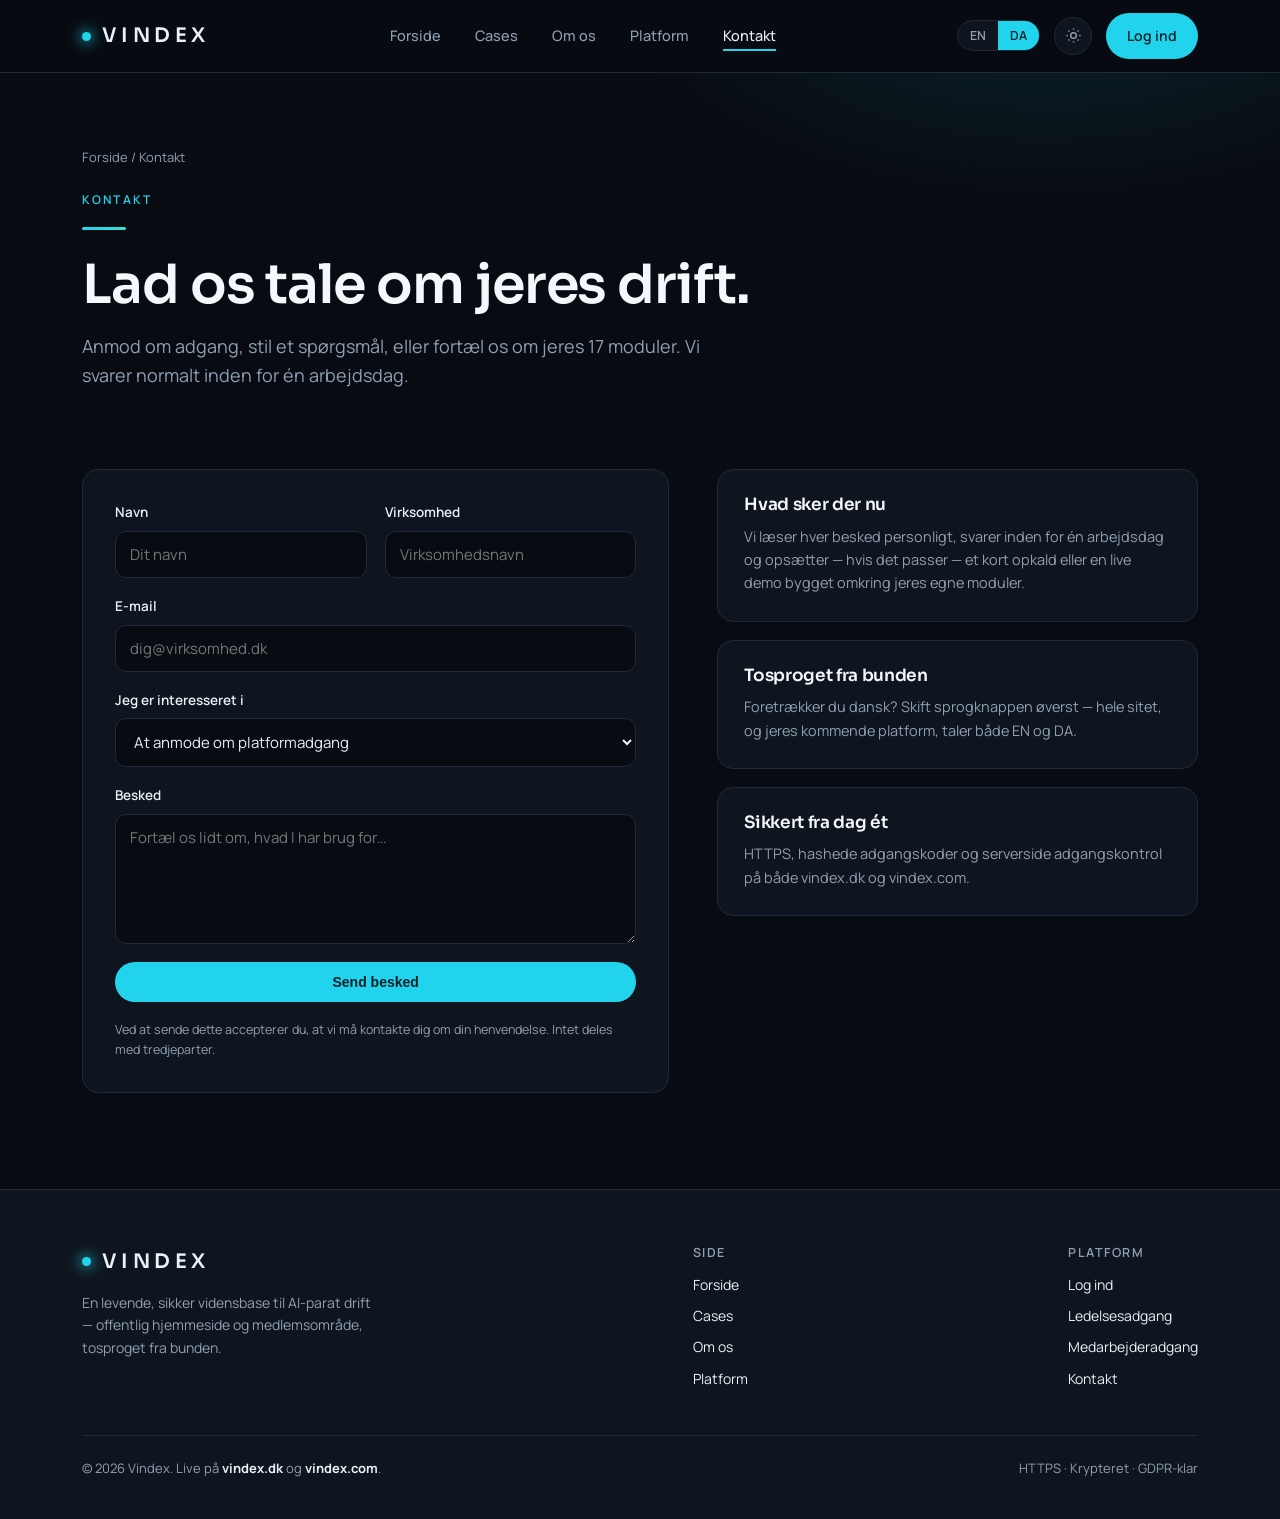
<file: contact.html>
<!DOCTYPE html>
<html lang="en" data-theme="dark">
<head>
<meta charset="UTF-8">
<meta name="viewport" content="width=device-width, initial-scale=1.0">
<title>Vindex — Contact</title>
<meta name="description" content="Get in touch with Vindex — request access or ask about the platform.">
<link rel="preconnect" href="https://fonts.googleapis.com">
<link rel="preconnect" href="https://fonts.gstatic.com" crossorigin>
<link href="https://fonts.googleapis.com/css2?family=Sora:wght@400;500;600;700&family=Manrope:wght@400;500;600;700&display=swap" rel="stylesheet">
<link rel="stylesheet" href="assets/styles.css">
<script>try{document.documentElement.setAttribute('data-theme',localStorage.getItem('vindex-theme')||'dark');}catch(e){document.documentElement.setAttribute('data-theme','dark');}</script>
</head>
<body>

<header>
  <nav class="wrap">
    <a class="brand" href="index.html"><span class="dot"></span>VINDEX</a>
    <ul class="nav-links">
      <li><a href="index.html" data-en="Home" data-da="Forside">Home</a></li>
      <li><a href="cases.html" data-en="Cases" data-da="Cases">Cases</a></li>
      <li><a href="about.html" data-en="About" data-da="Om os">About</a></li>
      <li><a href="platform.html" data-en="Platform" data-da="Platform">Platform</a></li>
      <li><a href="contact.html" class="active" data-en="Contact" data-da="Kontakt">Contact</a></li>
    </ul>
    <div class="nav-right">
      <div class="toggle" id="lang"><button data-lang="en" class="on">EN</button><button data-lang="da">DA</button></div>
      <button class="icon-btn" id="theme" aria-label="Toggle theme"><svg width="17" height="17" viewBox="0 0 24 24" fill="none" stroke="currentColor" stroke-width="2" id="theme-ic"></svg></button>
      <a class="btn btn-primary" href="members/login.php" data-en="Member Login" data-da="Log ind">Member Login</a>
      <button class="hamburger" id="burger" aria-label="Menu"><svg width="20" height="20" viewBox="0 0 24 24" fill="none" stroke="currentColor" stroke-width="2"><path d="M3 6h18M3 12h18M3 18h18"/></svg></button>
    </div>
  </nav>
  <div class="mobile-menu" id="mobile-menu">
    <a href="index.html" data-en="Home" data-da="Forside">Home</a>
    <a href="cases.html" data-en="Cases" data-da="Cases">Cases</a>
    <a href="about.html" data-en="About" data-da="Om os">About</a>
    <a href="platform.html" data-en="Platform" data-da="Platform">Platform</a>
    <a href="contact.html" data-en="Contact" data-da="Kontakt">Contact</a>
  </div>
</header>

<section class="page-hero">
  <div class="wrap reveal">
    <div class="breadcrumb"><a href="index.html" data-en="Home" data-da="Forside">Home</a> / <span data-en="Contact" data-da="Kontakt">Contact</span></div>
    <span class="eyebrow" data-en="Contact" data-da="Kontakt">Contact</span>
    <div class="accent-rule"></div>
    <h1 data-en="Let's talk about your operation." data-da="Lad os tale om jeres drift.">Let's talk about your operation.</h1>
    <p data-en="Request access, ask a question, or tell us about your 17 modules. We usually reply within one business day." data-da="Anmod om adgang, stil et spørgsmål, eller fortæl os om jeres 17 moduler. Vi svarer normalt inden for én arbejdsdag.">Request access, ask a question, or tell us about your 17 modules. We usually reply within one business day.</p>
  </div>
</section>

<section class="blk" style="padding-top:40px">
  <div class="wrap contact-grid">
    <form class="form reveal" id="contact-form" action="contact-send.php" method="post" novalidate>
      <div class="form-ok" id="form-ok" role="status" data-en="Thanks — your message has been received. We'll be in touch shortly." data-da="Tak — din besked er modtaget. Vi vender tilbage hurtigst muligt.">Thanks — your message has been received. We'll be in touch shortly.</div>
      <div class="form-err" id="form-err" role="alert"></div>
      <!-- Spam trap: hidden from people, filled in by bots. Leave it empty. -->
      <div class="hp" aria-hidden="true"><label>Website<input type="text" name="website" tabindex="-1" autocomplete="off"></label></div>
      <div class="grid-2" style="gap:18px">
        <div class="field"><label data-en="Name" data-da="Navn">Name</label><input type="text" name="name" required data-en-ph="Your name" data-da-ph="Dit navn" placeholder="Your name"></div>
        <div class="field"><label data-en="Company" data-da="Virksomhed">Company</label><input type="text" name="company" data-en-ph="Company name" data-da-ph="Virksomhedsnavn" placeholder="Company name"></div>
      </div>
      <div class="field"><label data-en="Email" data-da="E-mail">Email</label><input type="email" name="email" required data-en-ph="you@company.com" data-da-ph="dig@virksomhed.dk" placeholder="you@company.com"></div>
      <div class="field"><label data-en="I'm interested in" data-da="Jeg er interesseret i">I'm interested in</label>
        <select name="topic">
          <option data-en="Requesting platform access" data-da="At anmode om platformadgang">Requesting platform access</option>
          <option data-en="A demo with our content" data-da="En demo med vores indhold">A demo with our content</option>
          <option data-en="Pricing &amp; milestones" data-da="Priser &amp; milepæle">Pricing &amp; milestones</option>
          <option data-en="Something else" data-da="Noget andet">Something else</option>
        </select>
      </div>
      <div class="field"><label data-en="Message" data-da="Besked">Message</label><textarea name="message" required data-en-ph="Tell us a little about what you need…" data-da-ph="Fortæl os lidt om, hvad I har brug for…" placeholder="Tell us a little about what you need…"></textarea></div>
      <button type="submit" class="btn btn-primary" style="justify-content:center" data-en="Send message" data-da="Send besked">Send message</button>
      <p class="note" data-en="By sending this you agree we may contact you about your enquiry. Nothing is shared with third parties." data-da="Ved at sende dette accepterer du, at vi må kontakte dig om din henvendelse. Intet deles med tredjeparter.">By sending this you agree we may contact you about your enquiry. Nothing is shared with third parties.</p>
    </form>

    <aside class="contact-aside reveal">
      <div class="info">
        <h3 data-en="What happens next" data-da="Hvad sker der nu">What happens next</h3>
        <p data-en="We read every message personally, reply within one business day, and — if it's a fit — set up a short call or a live demo built around your own modules." data-da="Vi læser hver besked personligt, svarer inden for én arbejdsdag og opsætter — hvis det passer — et kort opkald eller en live demo bygget omkring jeres egne moduler.">We read every message personally, reply within one business day, and — if it's a fit — set up a short call or a live demo built around your own modules.</p>
      </div>
      <div class="info">
        <h3 data-en="Bilingual by design" data-da="Tosproget fra bunden">Bilingual by design</h3>
        <p data-en="Prefer Danish? Switch the language toggle at the top — the whole site, and your future platform, speaks both EN and DA." data-da="Foretrækker du dansk? Skift sprogknappen øverst — hele sitet, og jeres kommende platform, taler både EN og DA.">Prefer Danish? Switch the language toggle at the top — the whole site, and your future platform, speaks both EN and DA.</p>
      </div>
      <div class="info">
        <h3 data-en="Secure from day one" data-da="Sikkert fra dag ét">Secure from day one</h3>
        <p data-en="HTTPS, hashed passwords and server-side access control across both vindex.dk and vindex.com." data-da="HTTPS, hashede adgangskoder og serverside adgangskontrol på både vindex.dk og vindex.com.">HTTPS, hashed passwords and server-side access control across both vindex.dk and vindex.com.</p>
      </div>
    </aside>
  </div>
</section>

<footer>
  <div class="wrap">
    <div class="foot-grid">
      <div class="foot-brand"><a class="brand" href="index.html"><span class="dot"></span>VINDEX</a>
        <p data-en="A living, secure knowledge base for AI-ready operations — public website and members area, bilingual by design." data-da="En levende, sikker vidensbase til AI-parat drift — offentlig hjemmeside og medlemsområde, tosproget fra bunden.">A living, secure knowledge base for AI-ready operations — public website and members area, bilingual by design.</p></div>
      <div class="foot-col"><h4 data-en="Site" data-da="Side">Site</h4>
        <a href="index.html" data-en="Home" data-da="Forside">Home</a><a href="cases.html" data-en="Cases" data-da="Cases">Cases</a><a href="about.html" data-en="About" data-da="Om os">About</a><a href="platform.html" data-en="Platform" data-da="Platform">Platform</a></div>
      <div class="foot-col"><h4 data-en="Platform" data-da="Platform">Platform</h4>
        <a href="members/login.php" data-en="Member login" data-da="Log ind">Member login</a><a href="platform.html" data-en="Leadership access" data-da="Ledelsesadgang">Leadership access</a><a href="platform.html" data-en="Employee access" data-da="Medarbejderadgang">Employee access</a><a href="contact.html" data-en="Contact" data-da="Kontakt">Contact</a></div>
    </div>
    <div class="foot-bot">
      <span class="domains" data-en="© 2026 Vindex. Live on <b>vindex.dk</b> and <b>vindex.com</b>." data-da="© 2026 Vindex. Live på <b>vindex.dk</b> og <b>vindex.com</b>.">© 2026 Vindex. Live on <b>vindex.dk</b> and <b>vindex.com</b>.</span>
      <span data-en="HTTPS · Encrypted · GDPR-ready" data-da="HTTPS · Krypteret · GDPR-klar">HTTPS · Encrypted · GDPR-ready</span>
    </div>
  </div>
</footer>
<script src="assets/main.js"></script>
</body>
</html>
</file>
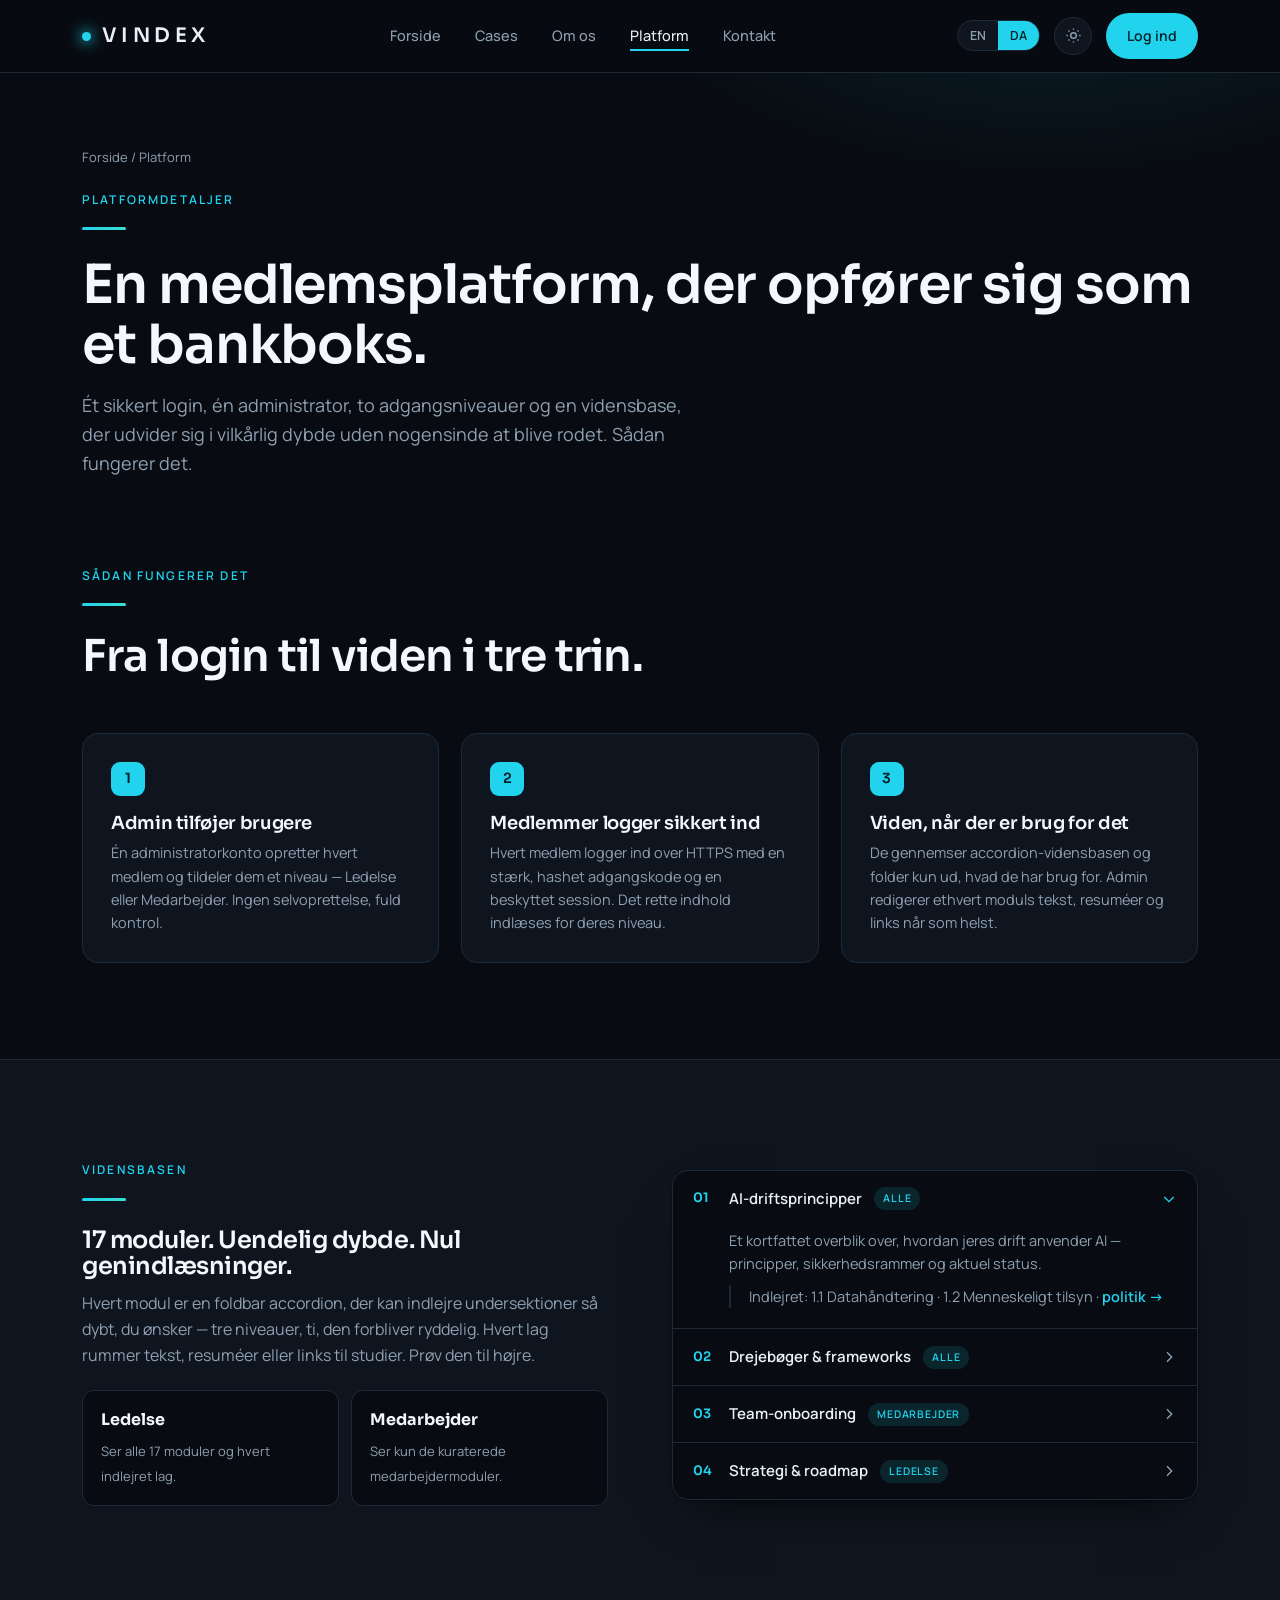
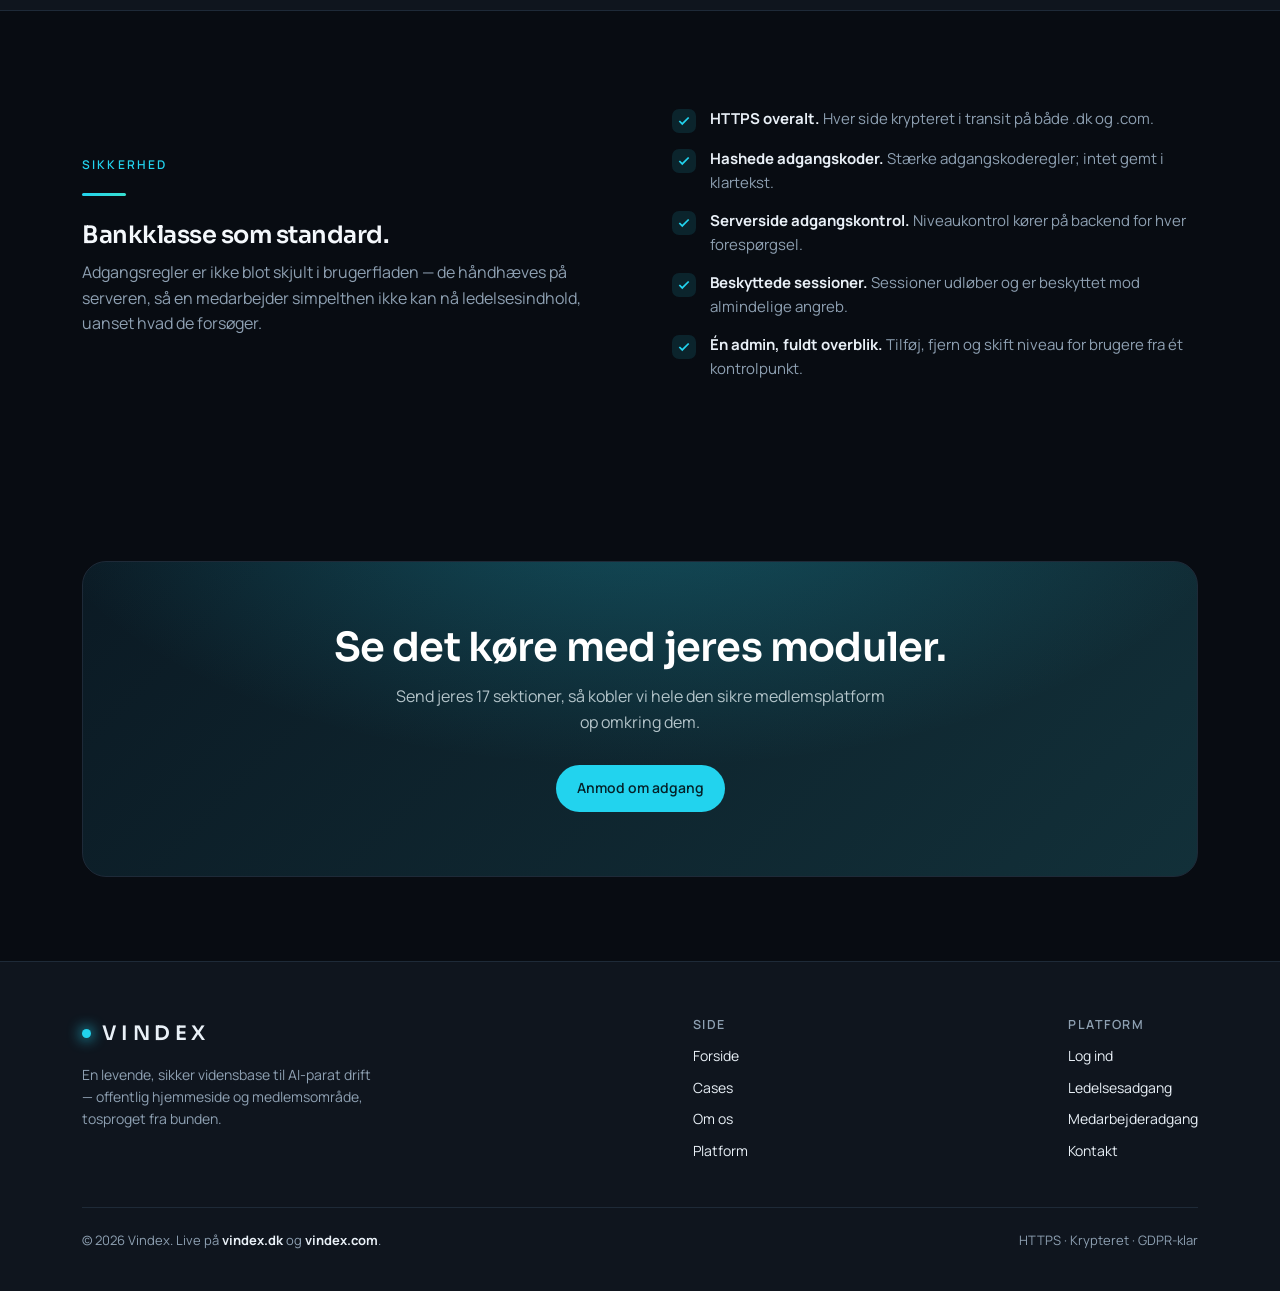
<file: platform.html>
<!DOCTYPE html>
<html lang="en" data-theme="dark">
<head>
<meta charset="UTF-8">
<meta name="viewport" content="width=device-width, initial-scale=1.0">
<title>Vindex — Platform</title>
<meta name="description" content="How the Vindex members platform works — role-based access, an infinite accordion knowledge base, and bank-grade security.">
<link rel="preconnect" href="https://fonts.googleapis.com">
<link rel="preconnect" href="https://fonts.gstatic.com" crossorigin>
<link href="https://fonts.googleapis.com/css2?family=Sora:wght@400;500;600;700&family=Manrope:wght@400;500;600;700&display=swap" rel="stylesheet">
<link rel="stylesheet" href="assets/styles.css">
<script>try{document.documentElement.setAttribute('data-theme',localStorage.getItem('vindex-theme')||'dark');}catch(e){document.documentElement.setAttribute('data-theme','dark');}</script>
</head>
<body>

<header>
  <nav class="wrap">
    <a class="brand" href="index.html"><span class="dot"></span>VINDEX</a>
    <ul class="nav-links">
      <li><a href="index.html" data-en="Home" data-da="Forside">Home</a></li>
      <li><a href="cases.html" data-en="Cases" data-da="Cases">Cases</a></li>
      <li><a href="about.html" data-en="About" data-da="Om os">About</a></li>
      <li><a href="platform.html" class="active" data-en="Platform" data-da="Platform">Platform</a></li>
      <li><a href="contact.html" data-en="Contact" data-da="Kontakt">Contact</a></li>
    </ul>
    <div class="nav-right">
      <div class="toggle" id="lang"><button data-lang="en" class="on">EN</button><button data-lang="da">DA</button></div>
      <button class="icon-btn" id="theme" aria-label="Toggle theme"><svg width="17" height="17" viewBox="0 0 24 24" fill="none" stroke="currentColor" stroke-width="2" id="theme-ic"></svg></button>
      <a class="btn btn-primary" href="members/login.php" data-en="Member Login" data-da="Log ind">Member Login</a>
      <button class="hamburger" id="burger" aria-label="Menu"><svg width="20" height="20" viewBox="0 0 24 24" fill="none" stroke="currentColor" stroke-width="2"><path d="M3 6h18M3 12h18M3 18h18"/></svg></button>
    </div>
  </nav>
  <div class="mobile-menu" id="mobile-menu">
    <a href="index.html" data-en="Home" data-da="Forside">Home</a>
    <a href="cases.html" data-en="Cases" data-da="Cases">Cases</a>
    <a href="about.html" data-en="About" data-da="Om os">About</a>
    <a href="platform.html" data-en="Platform" data-da="Platform">Platform</a>
    <a href="contact.html" data-en="Contact" data-da="Kontakt">Contact</a>
  </div>
</header>

<section class="page-hero">
  <div class="wrap reveal">
    <div class="breadcrumb"><a href="index.html" data-en="Home" data-da="Forside">Home</a> / <span data-en="Platform" data-da="Platform">Platform</span></div>
    <span class="eyebrow" data-en="Platform details" data-da="Platformdetaljer">Platform details</span>
    <div class="accent-rule"></div>
    <h1 data-en="A members platform that behaves like a bank vault." data-da="En medlemsplatform, der opfører sig som et bankboks.">A members platform that behaves like a bank vault.</h1>
    <p data-en="One secure login, one admin, two access tiers, and a knowledge base that expands to any depth without ever getting messy. Here's how it works." data-da="Ét sikkert login, én administrator, to adgangsniveauer og en vidensbase, der udvider sig i vilkårlig dybde uden nogensinde at blive rodet. Sådan fungerer det.">One secure login, one admin, two access tiers, and a knowledge base that expands to any depth without ever getting messy. Here's how it works.</p>
  </div>
</section>

<section class="blk" style="padding-top:44px">
  <div class="wrap">
    <div class="sec-head reveal">
      <span class="eyebrow" data-en="How it works" data-da="Sådan fungerer det">How it works</span>
      <div class="accent-rule"></div>
      <h2 data-en="From login to knowledge in three steps." data-da="Fra login til viden i tre trin.">From login to knowledge in three steps.</h2>
    </div>
    <div class="steps">
      <div class="step reveal"><div class="num">1</div><h3 data-en="Admin adds users" data-da="Admin tilføjer brugere">Admin adds users</h3><p data-en="One admin account creates every member and assigns them a tier — Leadership or Employee. No self-signup, full control." data-da="Én administratorkonto opretter hvert medlem og tildeler dem et niveau — Ledelse eller Medarbejder. Ingen selvoprettelse, fuld kontrol.">One admin account creates every member and assigns them a tier — Leadership or Employee. No self-signup, full control.</p></div>
      <div class="step reveal"><div class="num">2</div><h3 data-en="Members log in securely" data-da="Medlemmer logger sikkert ind">Members log in securely</h3><p data-en="Each member signs in over HTTPS with a strong, hashed password and a protected session. The right content loads for their tier." data-da="Hvert medlem logger ind over HTTPS med en stærk, hashet adgangskode og en beskyttet session. Det rette indhold indlæses for deres niveau.">Each member signs in over HTTPS with a strong, hashed password and a protected session. The right content loads for their tier.</p></div>
      <div class="step reveal"><div class="num">3</div><h3 data-en="Knowledge, on demand" data-da="Viden, når der er brug for det">Knowledge, on demand</h3><p data-en="They browse the accordion knowledge base — expanding only what they need. Admin edits any module's text, summaries and links at any time." data-da="De gennemser accordion-vidensbasen og folder kun ud, hvad de har brug for. Admin redigerer ethvert moduls tekst, resuméer og links når som helst.">They browse the accordion knowledge base — expanding only what they need. Admin edits any module's text, summaries and links at any time.</p></div>
    </div>
  </div>
</section>

<section class="platform blk">
  <div class="wrap split">
    <div class="reveal">
      <span class="eyebrow" data-en="The knowledge base" data-da="Vidensbasen">The knowledge base</span>
      <div class="accent-rule"></div>
      <h2 data-en="17 modules. Infinite depth. Zero reloads." data-da="17 moduler. Uendelig dybde. Nul genindlæsninger.">17 modules. Infinite depth. Zero reloads.</h2>
      <p style="color:var(--muted);font-size:16px;margin-top:12px" data-en="Every module is a collapsible accordion that can nest subsections as deep as you like — three levels, ten, it stays tidy. Each layer holds text, summaries or links to studies. Try it on the right." data-da="Hvert modul er en foldbar accordion, der kan indlejre undersektioner så dybt, du ønsker — tre niveauer, ti, den forbliver ryddelig. Hvert lag rummer tekst, resuméer eller links til studier. Prøv den til højre.">Every module is a collapsible accordion that can nest subsections as deep as you like — three levels, ten, it stays tidy. Each layer holds text, summaries or links to studies. Try it on the right.</p>
      <div class="tiers">
        <div class="tier"><b data-en="Leadership" data-da="Ledelse">Leadership</b><span data-en="Sees all 17 modules and every nested layer." data-da="Ser alle 17 moduler og hvert indlejret lag.">Sees all 17 modules and every nested layer.</span></div>
        <div class="tier"><b data-en="Employee" data-da="Medarbejder">Employee</b><span data-en="Sees only the curated Employee modules." data-da="Ser kun de kuraterede medarbejdermoduler.">Sees only the curated Employee modules.</span></div>
      </div>
    </div>
    <div class="acc reveal">
      <div class="acc-item open">
        <div class="acc-head"><span class="idx">01</span><span data-en="AI operating principles" data-da="AI-driftsprincipper">AI operating principles</span><span class="lock" data-en="All" data-da="Alle">All</span><svg class="chev" width="16" height="16" viewBox="0 0 24 24" fill="none" stroke="currentColor" stroke-width="2"><path d="M9 5l7 7-7 7"/></svg></div>
        <div class="acc-body"><div class="inner"><span data-en="A concise overview of how your operation applies AI — principles, guardrails and current status." data-da="Et kortfattet overblik over, hvordan jeres drift anvender AI — principper, sikkerhedsrammer og aktuel status.">A concise overview of how your operation applies AI — principles, guardrails and current status.</span>
          <div class="sub" data-en="Nested: 1.1 Data handling · 1.2 Human oversight · <a href='#'>policy →</a>" data-da="Indlejret: 1.1 Datahåndtering · 1.2 Menneskeligt tilsyn · <a href='#'>politik →</a>">Nested: 1.1 Data handling · 1.2 Human oversight · <a href='#'>policy →</a></div></div></div>
      </div>
      <div class="acc-item">
        <div class="acc-head"><span class="idx">02</span><span data-en="Playbooks &amp; frameworks" data-da="Drejebøger &amp; frameworks">Playbooks &amp; frameworks</span><span class="lock" data-en="All" data-da="Alle">All</span><svg class="chev" width="16" height="16" viewBox="0 0 24 24" fill="none" stroke="currentColor" stroke-width="2"><path d="M9 5l7 7-7 7"/></svg></div>
        <div class="acc-body"><div class="inner" data-en="Summaries and links to the frameworks and studies behind each recommendation." data-da="Resuméer og links til de frameworks og studier, der ligger bag hver anbefaling.">Summaries and links to the frameworks and studies behind each recommendation.</div></div>
      </div>
      <div class="acc-item">
        <div class="acc-head"><span class="idx">03</span><span data-en="Team onboarding" data-da="Team-onboarding">Team onboarding</span><span class="lock" data-en="Employee" data-da="Medarbejder">Employee</span><svg class="chev" width="16" height="16" viewBox="0 0 24 24" fill="none" stroke="currentColor" stroke-width="2"><path d="M9 5l7 7-7 7"/></svg></div>
        <div class="acc-body"><div class="inner" data-en="Day-to-day guidance curated for employees — clear, focused and easy to follow." data-da="Daglig vejledning kurateret til medarbejdere — klar, fokuseret og let at følge.">Day-to-day guidance curated for employees — clear, focused and easy to follow.</div></div>
      </div>
      <div class="acc-item">
        <div class="acc-head"><span class="idx">04</span><span data-en="Strategy &amp; roadmap" data-da="Strategi &amp; roadmap">Strategy &amp; roadmap</span><span class="lock" data-en="Leadership" data-da="Ledelse">Leadership</span><svg class="chev" width="16" height="16" viewBox="0 0 24 24" fill="none" stroke="currentColor" stroke-width="2"><path d="M9 5l7 7-7 7"/></svg></div>
        <div class="acc-body"><div class="inner" data-en="Confidential strategy visible to leadership only. Employees never see this module exists." data-da="Fortrolig strategi synlig kun for ledelsen. Medarbejdere ser aldrig, at dette modul findes.">Confidential strategy visible to leadership only. Employees never see this module exists.</div></div>
      </div>
    </div>
  </div>
</section>

<section class="blk">
  <div class="wrap split">
    <div class="reveal">
      <span class="eyebrow" data-en="Security" data-da="Sikkerhed">Security</span>
      <div class="accent-rule"></div>
      <h2 data-en="Bank-grade by default." data-da="Bankklasse som standard.">Bank-grade by default.</h2>
      <p style="color:var(--muted);font-size:16px;margin-top:12px" data-en="Access rules aren't just hidden in the interface — they're enforced on the server, so an Employee simply cannot reach Leadership content, no matter what they try." data-da="Adgangsregler er ikke blot skjult i brugerfladen — de håndhæves på serveren, så en medarbejder simpelthen ikke kan nå ledelsesindhold, uanset hvad de forsøger.">Access rules aren't just hidden in the interface — they're enforced on the server, so an Employee simply cannot reach Leadership content, no matter what they try.</p>
    </div>
    <ul class="feat-list reveal">
      <li><span class="chk"><svg width="14" height="14" viewBox="0 0 24 24" fill="none" stroke="currentColor" stroke-width="3"><path d="M20 6L9 17l-5-5"/></svg></span><span><b data-en="HTTPS everywhere." data-da="HTTPS overalt.">HTTPS everywhere.</b> <span data-en="Every page encrypted in transit on both .dk and .com." data-da="Hver side krypteret i transit på både .dk og .com.">Every page encrypted in transit on both .dk and .com.</span></span></li>
      <li><span class="chk"><svg width="14" height="14" viewBox="0 0 24 24" fill="none" stroke="currentColor" stroke-width="3"><path d="M20 6L9 17l-5-5"/></svg></span><span><b data-en="Hashed passwords." data-da="Hashede adgangskoder.">Hashed passwords.</b> <span data-en="Strong password rules; nothing stored in plain text." data-da="Stærke adgangskoderegler; intet gemt i klartekst.">Strong password rules; nothing stored in plain text.</span></span></li>
      <li><span class="chk"><svg width="14" height="14" viewBox="0 0 24 24" fill="none" stroke="currentColor" stroke-width="3"><path d="M20 6L9 17l-5-5"/></svg></span><span><b data-en="Server-side access control." data-da="Serverside adgangskontrol.">Server-side access control.</b> <span data-en="Tier checks run on the backend for every request." data-da="Niveaukontrol kører på backend for hver forespørgsel.">Tier checks run on the backend for every request.</span></span></li>
      <li><span class="chk"><svg width="14" height="14" viewBox="0 0 24 24" fill="none" stroke="currentColor" stroke-width="3"><path d="M20 6L9 17l-5-5"/></svg></span><span><b data-en="Protected sessions." data-da="Beskyttede sessioner.">Protected sessions.</b> <span data-en="Sessions expire and are guarded against common attacks." data-da="Sessioner udløber og er beskyttet mod almindelige angreb.">Sessions expire and are guarded against common attacks.</span></span></li>
      <li><span class="chk"><svg width="14" height="14" viewBox="0 0 24 24" fill="none" stroke="currentColor" stroke-width="3"><path d="M20 6L9 17l-5-5"/></svg></span><span><b data-en="One admin, full oversight." data-da="Én admin, fuldt overblik.">One admin, full oversight.</b> <span data-en="Add, remove and re-tier users from a single control point." data-da="Tilføj, fjern og skift niveau for brugere fra ét kontrolpunkt.">Add, remove and re-tier users from a single control point.</span></span></li>
    </ul>
  </div>
</section>

<section class="cta-band">
  <div class="wrap"><div class="cta-box reveal">
    <h2 data-en="See it running with your modules." data-da="Se det køre med jeres moduler.">See it running with your modules.</h2>
    <p data-en="Send your 17 sections and we'll wire up the full secure members platform around them." data-da="Send jeres 17 sektioner, så kobler vi hele den sikre medlemsplatform op omkring dem.">Send your 17 sections and we'll wire up the full secure members platform around them.</p>
    <a class="btn btn-white" href="contact.html" data-en="Request access" data-da="Anmod om adgang">Request access</a>
  </div></div>
</section>

<footer>
  <div class="wrap">
    <div class="foot-grid">
      <div class="foot-brand"><a class="brand" href="index.html"><span class="dot"></span>VINDEX</a>
        <p data-en="A living, secure knowledge base for AI-ready operations — public website and members area, bilingual by design." data-da="En levende, sikker vidensbase til AI-parat drift — offentlig hjemmeside og medlemsområde, tosproget fra bunden.">A living, secure knowledge base for AI-ready operations — public website and members area, bilingual by design.</p></div>
      <div class="foot-col"><h4 data-en="Site" data-da="Side">Site</h4>
        <a href="index.html" data-en="Home" data-da="Forside">Home</a><a href="cases.html" data-en="Cases" data-da="Cases">Cases</a><a href="about.html" data-en="About" data-da="Om os">About</a><a href="platform.html" data-en="Platform" data-da="Platform">Platform</a></div>
      <div class="foot-col"><h4 data-en="Platform" data-da="Platform">Platform</h4>
        <a href="members/login.php" data-en="Member login" data-da="Log ind">Member login</a><a href="platform.html" data-en="Leadership access" data-da="Ledelsesadgang">Leadership access</a><a href="platform.html" data-en="Employee access" data-da="Medarbejderadgang">Employee access</a><a href="contact.html" data-en="Contact" data-da="Kontakt">Contact</a></div>
    </div>
    <div class="foot-bot">
      <span class="domains" data-en="© 2026 Vindex. Live on <b>vindex.dk</b> and <b>vindex.com</b>." data-da="© 2026 Vindex. Live på <b>vindex.dk</b> og <b>vindex.com</b>.">© 2026 Vindex. Live on <b>vindex.dk</b> and <b>vindex.com</b>.</span>
      <span data-en="HTTPS · Encrypted · GDPR-ready" data-da="HTTPS · Krypteret · GDPR-klar">HTTPS · Encrypted · GDPR-ready</span>
    </div>
  </div>
</footer>
<script src="assets/main.js"></script>
</body>
</html>
</file>
<file: assets/styles.css>
/* ============ VINDEX — shared design system ============ */
:root{--font-head:'Sora',sans-serif;--font-body:'Manrope',-apple-system,sans-serif;--head-weight:600;
  --bg:#080c12; --surface:#0f151e; --surface-2:#141c27; --line:#1e2a38;
  --ink:#e9f0f7; --ink-2:#f4f8fc; --muted:#8ea0b2; --brand:#e9f0f7;
  --accent:#22d3ee; --accent-2:#38e0d0;
  --accent-soft:rgba(34,211,238,.12); --accent-line:rgba(34,211,238,.28);
  --shadow:0 1px 2px rgba(0,0,0,.4),0 24px 50px -26px rgba(0,0,0,.8);
  --radius:16px; --maxw:1180px;
}
html[data-theme="light"]{
  --bg:#ffffff; --surface:#f5f8fb; --surface-2:#eef3f8; --line:#e2ebf2;
  --ink:#0c1a28; --ink-2:#08131f; --muted:#55697b; --brand:#08131f;
  --accent:#0891b2; --accent-2:#0e9488;
  --accent-soft:rgba(8,145,178,.09); --accent-line:rgba(8,145,178,.3);
  --shadow:0 1px 2px rgba(10,37,64,.04),0 14px 34px -20px rgba(10,37,64,.2);
}
*{box-sizing:border-box;margin:0;padding:0}
html{scroll-behavior:smooth}
body{font-family:var(--font-body);background:var(--bg);color:var(--ink);
  line-height:1.6;-webkit-font-smoothing:antialiased;transition:background .4s,color .4s;overflow-x:hidden}
.wrap{max-width:var(--maxw);margin:0 auto;padding:0 32px}
h1,h2,h3,h4{font-family:var(--font-head);font-weight:var(--head-weight);color:var(--ink-2);letter-spacing:-.02em;line-height:1.1}
a{color:inherit;text-decoration:none}
img{max-width:100%}
.eyebrow{font-size:12px;font-weight:600;letter-spacing:.18em;text-transform:uppercase;color:var(--accent)}
.accent-rule{width:44px;height:3px;background:linear-gradient(90deg,var(--accent),var(--accent-2));border-radius:2px;margin:16px 0 26px}
.center{text-align:center}
.center .accent-rule{margin-left:auto;margin-right:auto}

/* NAV */
header{position:sticky;top:0;z-index:60;background:color-mix(in srgb,var(--bg) 80%,transparent);backdrop-filter:blur(14px);border-bottom:1px solid var(--line)}
nav{display:flex;align-items:center;justify-content:space-between;height:72px}
.brand{font-family:var(--font-head);font-weight:600;font-size:20px;letter-spacing:.22em;color:var(--brand);display:flex;align-items:center;gap:11px}
.brand .dot{width:9px;height:9px;border-radius:50%;background:var(--accent);box-shadow:0 0 14px 1px var(--accent)}
.nav-links{display:flex;gap:34px;list-style:none}
.nav-links a{font-size:14.5px;font-weight:500;color:var(--muted);transition:color .2s;position:relative}
.nav-links a:hover,.nav-links a.active{color:var(--ink)}
.nav-links a::after{content:"";position:absolute;left:0;bottom:-6px;height:2px;width:0;background:var(--accent);transition:width .25s}
.nav-links a:hover::after,.nav-links a.active::after{width:100%}
.nav-right{display:flex;align-items:center;gap:14px}
.toggle{display:flex;align-items:center;border:1px solid var(--line);border-radius:999px;overflow:hidden;background:var(--surface)}
.toggle button{border:0;background:transparent;padding:6px 12px;font-family:inherit;font-size:12.5px;font-weight:600;color:var(--muted);cursor:pointer;transition:.2s}
.toggle button.on{background:var(--accent);color:#04222a}
.icon-btn{width:38px;height:38px;border:1px solid var(--line);border-radius:999px;background:var(--surface);cursor:pointer;display:grid;place-items:center;color:var(--muted);transition:.2s}
.icon-btn:hover{color:var(--accent);border-color:var(--accent)}
.btn{display:inline-flex;align-items:center;gap:8px;padding:11px 20px;border-radius:999px;font-weight:600;font-size:14px;cursor:pointer;border:1px solid transparent;transition:.22s;white-space:nowrap}
.btn-primary{background:var(--accent);color:#04222a}
.btn-primary:hover{transform:translateY(-1px);box-shadow:0 8px 26px -8px var(--accent)}
.btn-ghost{background:transparent;border-color:var(--line);color:var(--ink)}
.btn-ghost:hover{border-color:var(--accent);color:var(--accent)}
.btn-white{background:var(--accent);color:#04222a}
.hamburger{display:none;width:40px;height:40px;border:1px solid var(--line);border-radius:10px;background:var(--surface);cursor:pointer;color:var(--ink);align-items:center;justify-content:center}
.mobile-menu{display:none;flex-direction:column;gap:6px;padding:14px 32px 24px;border-bottom:1px solid var(--line);background:var(--bg)}
.mobile-menu a{padding:11px 0;font-weight:500;color:var(--ink);border-bottom:1px solid var(--line)}
.mobile-menu.open{display:flex}

/* HERO (landing) */
.hero{position:relative;padding:104px 0 92px;overflow:hidden}
.hero::before{content:"";position:absolute;inset:0;z-index:-1;background:
  radial-gradient(700px 440px at 80% -10%,var(--accent-soft),transparent 68%),
  radial-gradient(520px 380px at 6% 110%,var(--accent-soft),transparent 70%)}
.grid-lines{position:absolute;inset:0;z-index:-1;opacity:.6;
  background-image:linear-gradient(var(--line) 1px,transparent 1px),linear-gradient(90deg,var(--line) 1px,transparent 1px);
  background-size:64px 64px;-webkit-mask-image:radial-gradient(circle at 72% 18%,#000,transparent 60%)}
.hero-inner{max-width:790px}
.pill{display:inline-flex;align-items:center;gap:8px;padding:6px 14px;border:1px solid var(--line);border-radius:999px;background:var(--surface);font-size:12.5px;font-weight:600;color:var(--muted)}
.pill .live{width:7px;height:7px;border-radius:50%;background:var(--accent-2);box-shadow:0 0 0 3px color-mix(in srgb,var(--accent-2) 25%,transparent)}
h1.title{font-size:clamp(40px,6.2vw,70px);margin:26px 0 22px;letter-spacing:-.03em}
.grad{background:linear-gradient(90deg,var(--accent),var(--accent-2));-webkit-background-clip:text;background-clip:text;-webkit-text-fill-color:transparent}
.lede{font-size:19px;color:var(--muted);max-width:620px;margin-bottom:34px}
.hero-cta{display:flex;gap:14px;flex-wrap:wrap}
.hero-meta{display:flex;gap:44px;margin-top:58px;flex-wrap:wrap}
.hero-meta .n{font-family:var(--font-head);font-weight:600;font-size:34px;color:var(--ink-2)}
.hero-meta .l{font-size:13px;color:var(--muted)}

/* PAGE HERO (interior) */
.page-hero{position:relative;padding:74px 0 40px;overflow:hidden}
.page-hero::before{content:"";position:absolute;inset:0;z-index:-1;background:radial-gradient(680px 360px at 82% -30%,var(--accent-soft),transparent 66%)}
.page-hero h1{font-size:clamp(34px,5vw,54px)}
.page-hero p{color:var(--muted);font-size:18px;max-width:620px;margin-top:16px}
.breadcrumb{font-size:13px;color:var(--muted);margin-bottom:18px}
.breadcrumb a:hover{color:var(--accent)}

/* LOGO STRIP */
.proof{border-top:1px solid var(--line);border-bottom:1px solid var(--line);background:var(--surface)}
.proof .wrap{display:flex;align-items:center;gap:40px;padding:26px 32px;flex-wrap:wrap;justify-content:space-between}
.proof span.lbl{font-size:12.5px;font-weight:600;letter-spacing:.14em;text-transform:uppercase;color:var(--muted);white-space:nowrap}
.logos{display:flex;gap:44px;flex-wrap:wrap;align-items:center;opacity:.62}
.logos b{font-family:var(--font-head);font-weight:600;font-size:18px;color:var(--ink-2);letter-spacing:.04em}

/* SECTIONS */
section.blk{padding:96px 0}
.sec-head{max-width:640px;margin-bottom:52px}
.sec-head.center{margin-left:auto;margin-right:auto}
.sec-head h2{font-size:clamp(30px,4vw,44px)}
.sec-head p{color:var(--muted);font-size:17px;margin-top:14px}
.cards{display:grid;grid-template-columns:repeat(3,1fr);gap:22px}
.grid-2{display:grid;grid-template-columns:repeat(2,1fr);gap:22px}
.card{background:var(--surface);border:1px solid var(--line);border-radius:var(--radius);padding:30px 28px;transition:.28s;position:relative;overflow:hidden}
.card::after{content:"";position:absolute;top:0;left:0;right:0;height:1px;background:linear-gradient(90deg,transparent,var(--accent-line),transparent);opacity:0;transition:.3s}
.card:hover{transform:translateY(-4px);box-shadow:var(--shadow);border-color:var(--accent-line)}
.card:hover::after{opacity:1}
.card .ic{width:46px;height:46px;border-radius:12px;background:var(--accent-soft);color:var(--accent);display:grid;place-items:center;margin-bottom:20px}
.card h3{font-size:20px;margin-bottom:10px}
.card p{font-size:15px;color:var(--muted)}

/* CASES */
.case-grid{display:grid;grid-template-columns:repeat(3,1fr);gap:22px}
.case{border:1px solid var(--line);border-radius:var(--radius);overflow:hidden;background:var(--surface);transition:.28s;display:flex;flex-direction:column}
.case:hover{transform:translateY(-4px);box-shadow:var(--shadow);border-color:var(--accent-line)}
.case .media{aspect-ratio:16/10;background:linear-gradient(135deg,#0a1520,#12303a);position:relative;display:grid;place-items:center}
html[data-theme="light"] .case .media{background:linear-gradient(135deg,#0c2531,#0f7d8f)}
.case .media .play{width:52px;height:52px;border-radius:50%;background:rgba(255,255,255,.14);backdrop-filter:blur(4px);display:grid;place-items:center;border:1px solid rgba(255,255,255,.35)}
.case .media .tag{position:absolute;top:14px;left:14px;font-size:11px;font-weight:600;letter-spacing:.1em;text-transform:uppercase;color:#eafcff;background:rgba(34,211,238,.18);padding:5px 10px;border-radius:999px;backdrop-filter:blur(4px);border:1px solid rgba(34,211,238,.3)}
.case .body{padding:22px 24px;flex:1;display:flex;flex-direction:column}
.case h3{font-size:18px;margin-bottom:8px}
.case p{font-size:14px;color:var(--muted);flex:1}
.case .meta{margin-top:16px;font-size:12.5px;color:var(--accent);font-weight:600;letter-spacing:.04em}

/* PLATFORM / ACCORDION */
.platform{background:var(--surface);border-top:1px solid var(--line);border-bottom:1px solid var(--line)}
.split{display:grid;grid-template-columns:1fr 1fr;gap:64px;align-items:center}
.tiers{display:flex;gap:12px;margin:22px 0 8px}
.tier{flex:1;border:1px solid var(--line);border-radius:12px;padding:16px 18px;background:var(--bg)}
.tier b{display:block;font-family:var(--font-head);font-size:16px;color:var(--ink-2);margin-bottom:5px}
.tier span{font-size:13px;color:var(--muted)}
.acc{background:var(--bg);border:1px solid var(--line);border-radius:var(--radius);overflow:hidden;box-shadow:var(--shadow)}
.acc-item{border-bottom:1px solid var(--line)}
.acc-item:last-child{border-bottom:0}
.acc-head{display:flex;align-items:center;gap:12px;padding:16px 20px;cursor:pointer;font-weight:600;font-size:15px;color:var(--ink);transition:.2s}
.acc-head:hover{background:var(--surface)}
.acc-head .idx{font-family:var(--font-head);color:var(--accent);font-size:13px;width:24px}
.acc-head .chev{margin-left:auto;transition:transform .3s;color:var(--muted)}
.acc-item.open .chev{transform:rotate(90deg);color:var(--accent)}
.acc-head .lock{font-size:10.5px;font-weight:600;letter-spacing:.08em;text-transform:uppercase;padding:3px 9px;border-radius:999px;background:var(--accent-soft);color:var(--accent)}
.acc-body{max-height:0;overflow:hidden;transition:max-height .35s ease}
.acc-item.open .acc-body{max-height:320px}
.acc-body .inner{padding:2px 20px 20px 56px;font-size:14.5px;color:var(--muted)}
.acc-body .sub{padding-left:18px;border-left:2px solid var(--line);margin-top:10px}
.acc-body .sub a{color:var(--accent);font-weight:600}

/* STEPS */
.steps{display:grid;grid-template-columns:repeat(3,1fr);gap:22px;counter-reset:s}
.step{border:1px solid var(--line);border-radius:var(--radius);padding:28px;background:var(--surface);position:relative}
.step .num{font-family:var(--font-head);font-size:14px;font-weight:600;color:#04222a;background:var(--accent);width:34px;height:34px;border-radius:9px;display:grid;place-items:center;margin-bottom:18px}
.step h3{font-size:18px;margin-bottom:8px}
.step p{font-size:14.5px;color:var(--muted)}

/* SECURITY / FEATURE LIST */
.feat-list{list-style:none;display:grid;gap:14px}
.feat-list li{display:flex;gap:14px;align-items:flex-start;font-size:15px;color:var(--muted)}
.feat-list li b{color:var(--ink)}
.feat-list .chk{flex:none;width:24px;height:24px;border-radius:7px;background:var(--accent-soft);color:var(--accent);display:grid;place-items:center;margin-top:2px}

/* ABOUT */
.prose{max-width:720px}
.prose p{color:var(--muted);font-size:17px;margin-bottom:18px}
.stat-band{display:grid;grid-template-columns:repeat(4,1fr);gap:22px;border:1px solid var(--line);border-radius:var(--radius);padding:36px;background:var(--surface)}
.stat-band .n{font-family:var(--font-head);font-size:38px;font-weight:600;color:var(--ink-2)}
.stat-band .l{font-size:13.5px;color:var(--muted);margin-top:4px}
.value-row{display:flex;gap:16px;align-items:flex-start;padding:22px 0;border-bottom:1px solid var(--line)}
.value-row:last-child{border-bottom:0}
.value-row .vic{flex:none;width:44px;height:44px;border-radius:11px;background:var(--accent-soft);color:var(--accent);display:grid;place-items:center}
.value-row h3{font-size:18px;margin-bottom:5px}
.value-row p{font-size:14.5px;color:var(--muted)}

/* CONTACT */
.contact-grid{display:grid;grid-template-columns:1.1fr .9fr;gap:48px;align-items:start}
.form{display:grid;gap:18px;background:var(--surface);border:1px solid var(--line);border-radius:var(--radius);padding:32px}
.field{display:grid;gap:7px}
.field label{font-size:13.5px;font-weight:600;color:var(--ink)}
.field input,.field textarea,.field select{width:100%;padding:12px 14px;border:1px solid var(--line);border-radius:11px;background:var(--bg);color:var(--ink);font-family:inherit;font-size:15px;transition:.2s}
.field input:focus,.field textarea:focus,.field select:focus{outline:none;border-color:var(--accent);box-shadow:0 0 0 3px var(--accent-soft)}
.field textarea{min-height:130px;resize:vertical}
.form .note{font-size:12.5px;color:var(--muted)}
.form-ok{display:none;padding:14px 16px;border-radius:11px;background:var(--accent-soft);border:1px solid var(--accent-line);color:var(--accent);font-weight:600;font-size:14px}
.form-ok.show{display:block}
.form-err{display:none;padding:14px 16px;border-radius:11px;background:rgba(239,68,68,.08);border:1px solid rgba(239,68,68,.4);color:#f87171;font-weight:600;font-size:14px;line-height:1.5}
.form-err.show{display:block}
.hp{position:absolute!important;left:-9999px!important;width:1px;height:1px;overflow:hidden}
.field.bad input,.field.bad textarea{border-color:rgba(239,68,68,.6)}
.contact-aside .info{border:1px solid var(--line);border-radius:var(--radius);padding:26px;background:var(--surface);margin-bottom:18px}
.contact-aside h3{font-size:17px;margin-bottom:10px}
.contact-aside p{font-size:14.5px;color:var(--muted)}

/* CTA */
.cta-band{padding:84px 0}
.cta-box{background:linear-gradient(135deg,#0b1a24,#123039);border:1px solid var(--line);border-radius:24px;padding:64px 56px;text-align:center;position:relative;overflow:hidden}
html[data-theme="light"] .cta-box{background:linear-gradient(135deg,#0a1c27,#0e5c6b)}
.cta-box::before{content:"";position:absolute;inset:0;background:radial-gradient(620px 300px at 50% -30%,rgba(34,211,238,.28),transparent)}
.cta-box h2{color:#fff;font-size:clamp(28px,4vw,40px);position:relative}
.cta-box p{color:rgba(233,246,250,.75);margin:14px auto 30px;max-width:500px;position:relative}
.cta-box .btn{position:relative}

/* FOOTER */
footer{border-top:1px solid var(--line);padding:56px 0 40px;background:var(--surface)}
.foot-grid{display:flex;justify-content:space-between;gap:40px;flex-wrap:wrap;margin-bottom:36px}
.foot-brand{max-width:290px}
.foot-brand p{font-size:14px;color:var(--muted);margin-top:14px}
.foot-col h4{font-family:var(--font-body);font-size:12.5px;letter-spacing:.12em;text-transform:uppercase;color:var(--muted);margin-bottom:14px}
.foot-col a{display:block;font-size:14px;color:var(--ink);margin-bottom:9px}
.foot-col a:hover{color:var(--accent)}
.foot-bot{border-top:1px solid var(--line);padding-top:22px;display:flex;justify-content:space-between;flex-wrap:wrap;gap:12px;font-size:13px;color:var(--muted)}
.foot-bot .domains b{color:var(--ink)}

/* reveal */
.reveal{opacity:0;transform:translateY(20px);transition:opacity .7s ease,transform .7s ease}
.reveal.in{opacity:1;transform:none}

@media(max-width:900px){
  .nav-links,.hero-meta{display:none}
  .hamburger{display:flex}
  .cards,.case-grid,.steps,.grid-2{grid-template-columns:1fr}
  .split,.contact-grid{grid-template-columns:1fr;gap:36px}
  .stat-band{grid-template-columns:repeat(2,1fr)}
  .wrap{padding:0 22px}
  .cta-box{padding:44px 26px}
  .brand{letter-spacing:.14em}
  .proof .wrap{padding:22px}
}

/* Cookie consent banner */
.cookie-consent{position:fixed;left:16px;right:16px;bottom:16px;z-index:200;background:var(--surface);border:1px solid var(--line);border-radius:var(--radius);box-shadow:var(--shadow)}
.cookie-consent .cc-inner{display:flex;align-items:center;gap:18px;padding:16px 20px;max-width:var(--maxw);margin:0 auto;flex-wrap:wrap}
.cookie-consent .cc-text{margin:0;flex:1;min-width:240px;color:var(--muted);font-size:14px;line-height:1.5}
.cookie-consent .cc-actions{display:flex;gap:10px;flex-shrink:0}
@media(max-width:560px){.cookie-consent .cc-actions{width:100%}.cookie-consent .cc-actions .btn{flex:1}}

/* Phones: the header row has no room for the Member Login button, which
   pushed the menu button off-screen. Login moves into the menu instead. */
.mobile-menu a.mm-login{display:none}
@media(max-width:560px){
  .nav-right{gap:8px}
  .nav-right > .btn-primary{display:none}
  .mobile-menu a.mm-login{display:block;color:var(--accent);font-weight:600;border-bottom:0}
}
@media(max-width:374px){
  .brand{font-size:17px;letter-spacing:.1em;gap:8px}
  .toggle button{padding:6px 9px}
}

/* VIDEO HERO — the landing-page video behind the headline. It plays once and
   stays on its last frame. --vdark (0–0.9) comes from "Website text", so the
   darkening can be tuned without touching this file. */
.hero.vhero{min-height:calc(100vh - 72px);min-height:calc(100svh - 72px);display:flex;align-items:center;padding:80px 0;isolation:isolate;background:#05090f}
.hero.vhero::before{display:none}
.vhero .vbg{position:absolute;inset:0;z-index:-2;width:100%;height:100%;object-fit:cover;pointer-events:none}
.vhero .vshade{position:absolute;inset:0;z-index:-1;--vdark:.7;background:
  linear-gradient(0deg,rgba(5,9,15,.85) 0%,rgba(5,9,15,0) 24%),
  linear-gradient(90deg,rgba(5,9,18,calc(var(--vdark) + .18)) 0%,rgba(5,9,18,var(--vdark)) 38%,rgba(5,9,18,calc(var(--vdark) * .43)) 70%,rgba(5,9,18,calc(var(--vdark) * .21)) 100%)}
.vhero h1.title,.vhero .hero-meta .n{color:#fff}
.vhero .lede,.vhero .hero-meta .l{color:rgba(235,241,250,.86)}
.vhero .pill{background:rgba(10,16,28,.55);-webkit-backdrop-filter:blur(6px);backdrop-filter:blur(6px);color:#dfe7f2;border-color:rgba(255,255,255,.18)}
.vhero .btn-ghost{color:#fff;border-color:rgba(255,255,255,.35);background:rgba(10,16,28,.35)}
.vhero .btn-ghost:hover{color:var(--accent);border-color:var(--accent)}
@media(max-width:900px){
  /* the text spans the whole width on phones, so darken evenly */
  .vhero .vshade{background:
    linear-gradient(0deg,rgba(5,9,15,.85) 0%,rgba(5,9,15,0) 24%),
    rgba(5,9,18,calc(var(--vdark) * .85 + .05))}
}

/* LANDING — the text below the video */
.value-sec .sec-head{max-width:820px}
.value-sec .sec-head p{font-size:18px;line-height:1.65}
.value-grid .card{padding:30px 30px 28px}
.value-grid .card h3{font-size:21px;margin-bottom:10px}
.value-grid .card p{color:var(--muted);line-height:1.65}
.vnum{display:inline-block;font-family:var(--font-head);font-size:13px;letter-spacing:.14em;color:var(--accent);margin-bottom:14px}

/* ABOUT — video hero with a longer headline, then the story */
.hero-about h1.title{max-width:900px}
.about-story .story{max-width:760px}
.about-story .story p{font-size:19px;line-height:1.75;color:var(--ink);margin:0 0 22px}
.about-story .story p:last-child{margin-bottom:0}
.hero.vhero > .wrap{width:100%}   /* the hero is a flex row; let the text line up with the sections below */

/* TEXT SIZES — the numbers come from "Website text" (px on a laptop screen).
   Headings shrink with the screen width down to ~55-70% on phones. */
.vhero h1.title{font-size:clamp(calc(var(--sz-ht,70) * .55px), calc(var(--sz-ht,70) * .078vw), calc(var(--sz-ht,70) * 1px))}
.vhero .lede{font-size:calc(var(--sz-hb,19) * 1px)}

/* LANDING — one flowing text below the video (no boxes) */
.value-text{max-width:860px}
.value-text h2{font-size:clamp(calc(var(--sz-tt,40) * .7px), calc(var(--sz-tt,40) * .078vw), calc(var(--sz-tt,40) * 1px));margin-bottom:18px}
.value-text p,.value-list li{font-size:calc(var(--sz-tb,18) * 1px);line-height:1.7;color:var(--muted)}
.value-list{list-style:none;margin:24px 0 0;padding:0}
.value-list li{position:relative;padding-left:24px;margin-bottom:16px}
.value-list li:last-child{margin-bottom:0}
.value-list li::before{content:"";position:absolute;left:0;top:.68em;width:8px;height:8px;border-radius:2px;background:var(--accent)}
.value-list li b{color:var(--ink-2);font-weight:var(--body-strong,600)}

/* ABOUT — the whole story over the video */
.hero.vhero.hero-about{padding:110px 0 90px}
.about-inner{max-width:860px}
.about-inner .lede{max-width:780px;margin-bottom:18px}
.about-inner .lede:last-child{margin-bottom:0}

@media(max-width:600px){
  .vhero .lede{font-size:min(calc(var(--sz-hb,19) * 1px),18px)}
  .value-text p,.value-list li{font-size:min(calc(var(--sz-tb,18) * 1px),18px)}
}

/* CONTACT — just the form, one column */
.contact-solo .form{max-width:760px}   /* lines up with the 'Kontakt' label above */

/* Text emptied in Website text for ONE language is hidden in that language
   (the language switch empties the element). The colon after a bold point
   title comes from here, so it disappears together with the title. */
[data-en]:empty{display:none}
.value-list li b:not(:empty)::after{content:":"}
/* breadcrumb: the "/" only shows between two parts that both have text */
.breadcrumb > :empty + .sep,.breadcrumb .sep:has(+ :empty){display:none}
</file>
